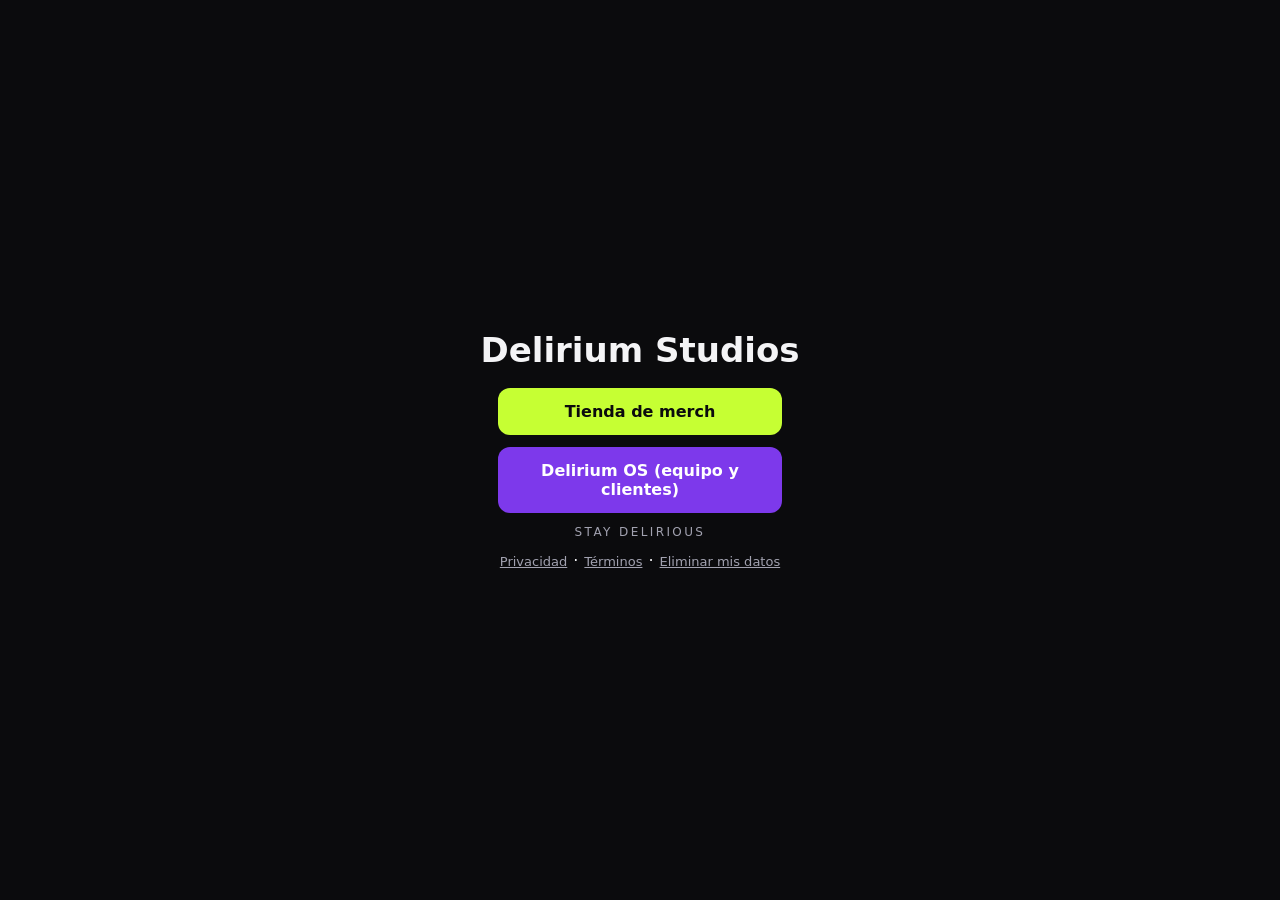
<file: index.html>
<!DOCTYPE html><html lang="es"><head><meta charset="utf-8"><meta name="viewport" content="width=device-width, initial-scale=1"><title>Delirium Studios</title><meta name="theme-color" content="#0b0b0d"><link rel="icon" type="image/png" href="icono-192.png"><link rel="apple-touch-icon" href="icono-app.png">
<style>body{margin:0;min-height:100vh;display:grid;place-items:center;background:#0b0b0d;color:#f4f4f6;font:16px system-ui,sans-serif;text-align:center}h1{font-size:34px;margin:0 0 18px}.b{display:block;margin:12px auto;padding:14px 22px;border-radius:12px;background:#7d39eb;color:#fff;text-decoration:none;font-weight:700;width:240px}.l{background:#c6ff33;color:#0b0b0d}p{color:#a2a2b0;letter-spacing:.2em;font-size:12px}nav a{color:#a2a2b0;margin:0 6px;font-size:13px}</style></head>
<body><main><h1>Delirium Studios</h1><a class="b l" href="tienda.html">Tienda de merch</a><a class="b" href="app.html">Delirium OS (equipo y clientes)</a><p>STAY DELIRIOUS</p><nav><a href="privacidad.html">Privacidad</a>·<a href="terminos.html">Términos</a>·<a href="eliminar-datos.html">Eliminar mis datos</a></nav></main></body></html>
</file>
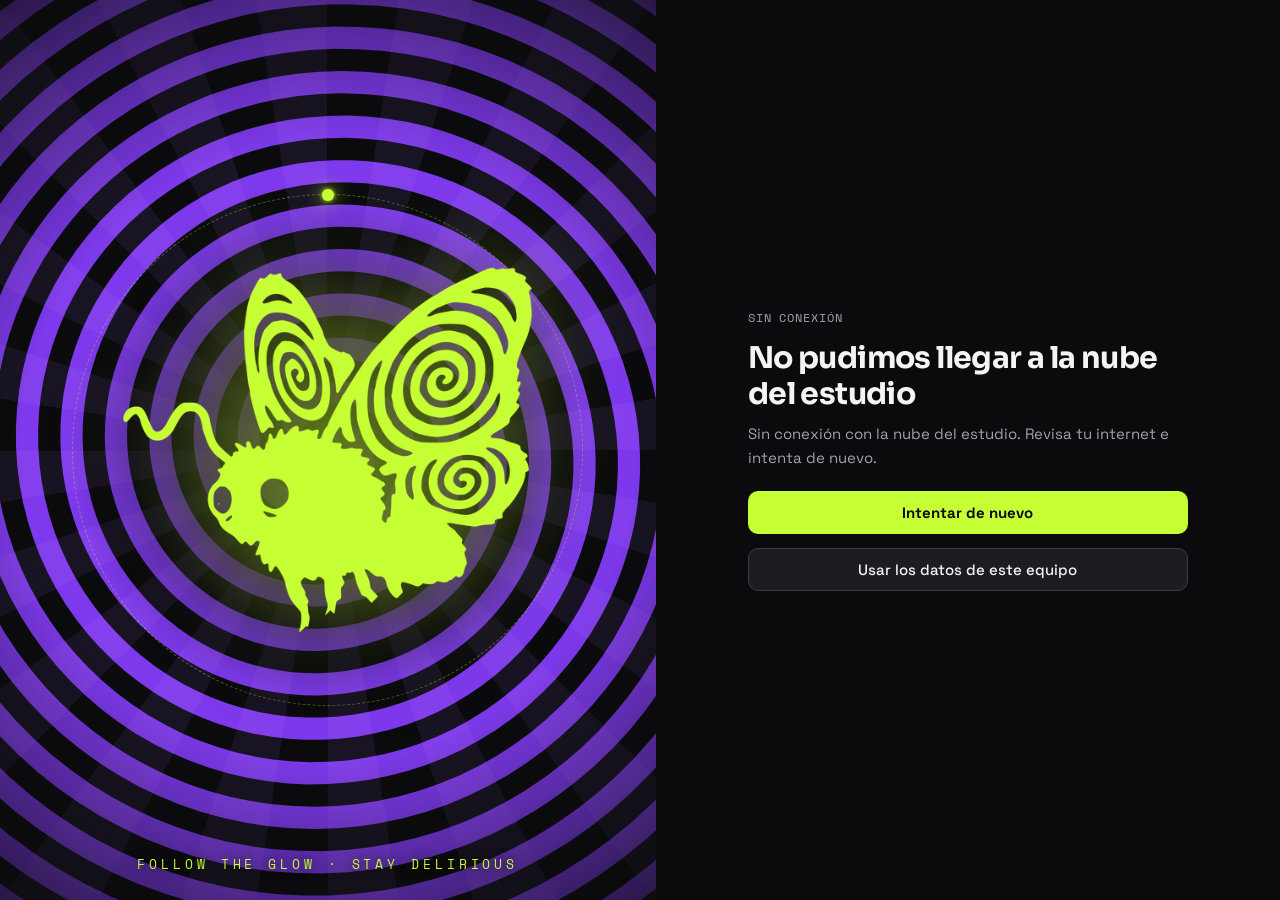
<file: app.html>
<!DOCTYPE html>
<html lang="es" data-theme="oscuro">
<head>
  <meta charset="utf-8">
  <meta name="viewport" content="width=device-width, initial-scale=1, viewport-fit=cover">
  <meta name="theme-color" content="#0b0b0d">
  <link rel="manifest" href="manifest.webmanifest">
  <link rel="icon" type="image/png" href="icono-192.png">
  <link rel="apple-touch-icon" href="icono-app.png">
  <meta name="apple-mobile-web-app-capable" content="yes">
  <meta http-equiv="Content-Security-Policy" content="default-src 'self'; script-src 'self'; style-src 'self' 'unsafe-inline'; img-src 'self' data: blob: https://cgvwclbjmysaesfblixp.supabase.co https://drive.google.com https://*.googleusercontent.com; font-src 'self' data:; connect-src 'self' https://cgvwclbjmysaesfblixp.supabase.co; frame-src 'self' https://drive.google.com; manifest-src 'self'">
  <title>Delirium OS</title>
  <link rel="stylesheet" href="styles.css">
</head>
<body>
  <div id="root"></div>
  <div id="overlay"></div>
  <div class="toasts" id="toasts" aria-live="polite"></div>
  <script src="config.js"></script>
  <script src="dos-web.js"></script>
  <script src="ui.js"></script>
  <script src="i18n-en.js"></script>
  <script src="i18n-pt.js"></script>
  <script src="idioma.js"></script>
  <script src="schema.js"></script>
  <script src="schema2.js"></script>
  <script src="schema3.js"></script>
  <script src="docs.js"></script>
  <script src="views.js"></script>
  <script src="conexiones.js"></script>
  <script src="views3.js"></script>
  <script src="redes.js"></script>
  <script src="guia.js"></script>
  <script src="qrcode.js"></script>
  <script src="v16.js"></script>
  <script src="v17.js"></script>
  <script src="v18.js"></script>
  <script src="v19.js"></script>
  <script src="app.js"></script>
</body>
</html>
</file>
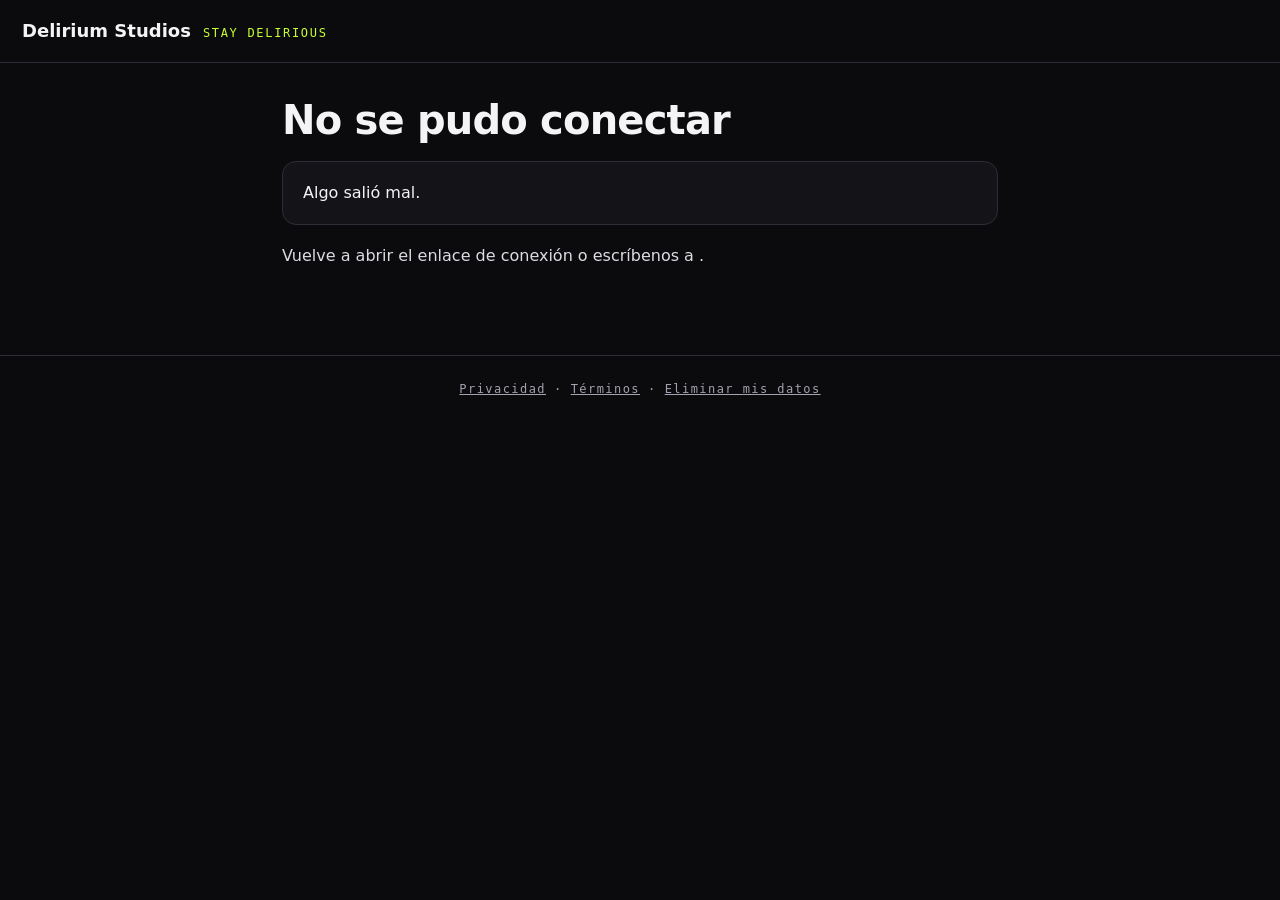
<file: conectado.html>
<!DOCTYPE html>
<html lang="es">
<head>
<meta charset="utf-8">
<meta name="viewport" content="width=device-width, initial-scale=1">
<title>Conexión de redes · Delirium Studios</title>
<link rel="icon" type="image/png" href="icono-192.png">
<meta name="theme-color" content="#0b0b0d">
<style>
  :root { --bg: #0b0b0d; --s: #141418; --b: #2d2d37; --t: #f4f4f6; --m: #a2a2b0; --v: #7d39eb; --vt: #bf9bff; --l: #c6ff33; }
  * { box-sizing: border-box; } body { margin: 0; background: var(--bg); color: var(--t); font: 16px/1.65 system-ui, -apple-system, 'Segoe UI', sans-serif; }
  header { border-bottom: 1px solid var(--b); padding: 16px 22px; display: flex; gap: 12px; align-items: baseline; flex-wrap: wrap; }
  header a { color: var(--t); text-decoration: none; font-weight: 800; font-size: 18px; } header span { color: var(--l); font: 12px ui-monospace, monospace; letter-spacing: .14em; }
  main { max-width: 760px; margin: 0 auto; padding: 34px 22px 70px; }
  h1 { font-size: clamp(28px, 5vw, 40px); line-height: 1.15; margin: 0 0 6px; letter-spacing: -.02em; } h2 { font-size: 20px; margin: 30px 0 8px; } .fecha { color: var(--m); margin: 0 0 26px; }
  p, li { color: #dcdce3; } a { color: var(--vt); } ul { padding-left: 20px; } .caja { background: var(--s); border: 1px solid var(--b); border-radius: 14px; padding: 18px 20px; margin: 18px 0; }
  .en { border-top: 1px solid var(--b); margin-top: 40px; padding-top: 10px; color: var(--m); } .en p, .en li { color: var(--m); font-size: 15px; }
  footer { text-align: center; color: var(--m); font: 12px ui-monospace, monospace; letter-spacing: .12em; padding: 26px; border-top: 1px solid var(--b); }
  footer a { color: var(--m); margin: 0 8px; }
</style>
</head>
<body>
<header><a href="./">Delirium Studios</a><span>STAY DELIRIOUS</span></header>
<main>
<div id="r"><h1>Conectando…</h1></div>
<script>
(function () {
  var q = new URLSearchParams(location.search), r = document.getElementById('r');
  var esc = function (s) { return String(s || '').replace(/[&<>"']/g, function (c) { return { '&': '&amp;', '<': '&lt;', '>': '&gt;', '"': '&quot;', "'": '&#39;' }[c]; }); };
  if (q.get('ok')) {
    r.innerHTML = '<h1 style="color:#c6ff33">¡Listo! ' + esc(q.get('red')) + ' quedó conectado</h1>'
      + (q.get('paginas') ? '<p>Autorizaste ' + esc(q.get('paginas')) + ' páginas. El equipo de Delirium Studios elegirá la tuya en Delirium OS.</p>' : '<p>Cuenta: <b>' + esc(q.get('nombre')) + '</b>.</p>')
      + '<p>Ya puedes cerrar esta ventana. Solo publicaremos lo que apruebes en tu portal.</p>';
  } else {
    r.innerHTML = '<h1>No se pudo conectar' + (q.get('red') ? ' ' + esc(q.get('red')) : '') + '</h1><div class="caja">' + esc(q.get('error') || 'Algo salió mal.') + '</div><p>Vuelve a abrir el enlace de conexión o escríbenos a <a href="mailto:"></a>.</p>';
  }
})();
</script>

</main>
<footer><a href="privacidad.html">Privacidad</a>·<a href="terminos.html">Términos</a>·<a href="eliminar-datos.html">Eliminar mis datos</a></footer>
</body>
</html>
</file>
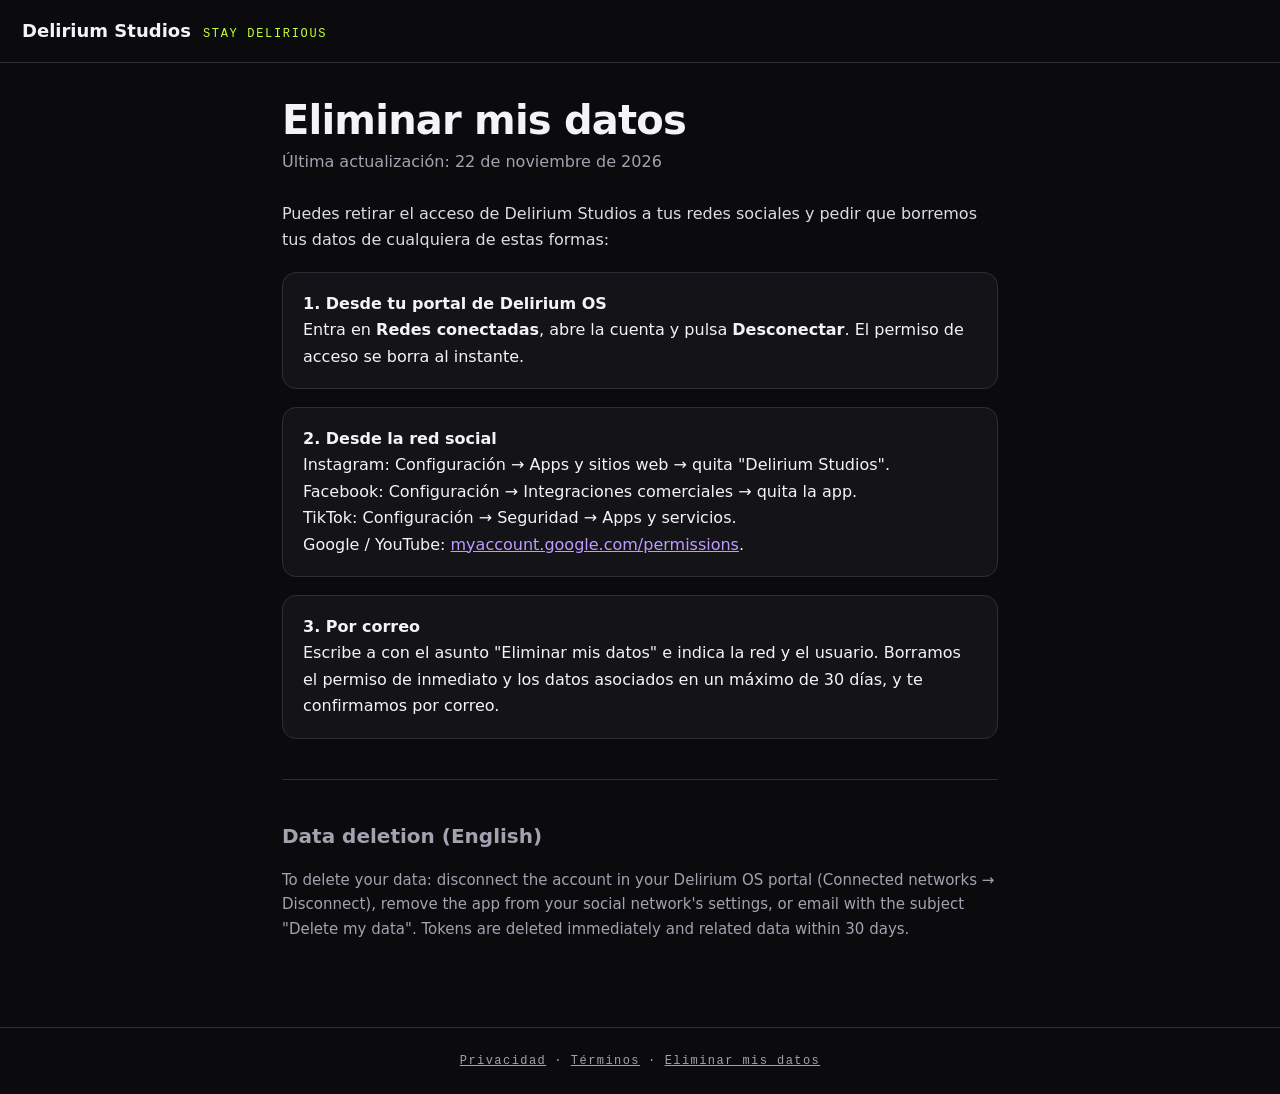
<file: eliminar-datos.html>
<!DOCTYPE html>
<html lang="es">
<head>
<meta charset="utf-8">
<meta name="viewport" content="width=device-width, initial-scale=1">
<title>Eliminar mis datos · Delirium Studios</title>
<link rel="icon" type="image/png" href="icono-192.png">
<meta name="theme-color" content="#0b0b0d">
<style>
  :root { --bg: #0b0b0d; --s: #141418; --b: #2d2d37; --t: #f4f4f6; --m: #a2a2b0; --v: #7d39eb; --vt: #bf9bff; --l: #c6ff33; }
  * { box-sizing: border-box; } body { margin: 0; background: var(--bg); color: var(--t); font: 16px/1.65 system-ui, -apple-system, 'Segoe UI', sans-serif; }
  header { border-bottom: 1px solid var(--b); padding: 16px 22px; display: flex; gap: 12px; align-items: baseline; flex-wrap: wrap; }
  header a { color: var(--t); text-decoration: none; font-weight: 800; font-size: 18px; } header span { color: var(--l); font: 12px ui-monospace, monospace; letter-spacing: .14em; }
  main { max-width: 760px; margin: 0 auto; padding: 34px 22px 70px; }
  h1 { font-size: clamp(28px, 5vw, 40px); line-height: 1.15; margin: 0 0 6px; letter-spacing: -.02em; } h2 { font-size: 20px; margin: 30px 0 8px; } .fecha { color: var(--m); margin: 0 0 26px; }
  p, li { color: #dcdce3; } a { color: var(--vt); } ul { padding-left: 20px; } .caja { background: var(--s); border: 1px solid var(--b); border-radius: 14px; padding: 18px 20px; margin: 18px 0; }
  .en { border-top: 1px solid var(--b); margin-top: 40px; padding-top: 10px; color: var(--m); } .en p, .en li { color: var(--m); font-size: 15px; }
  footer { text-align: center; color: var(--m); font: 12px ui-monospace, monospace; letter-spacing: .12em; padding: 26px; border-top: 1px solid var(--b); }
  footer a { color: var(--m); margin: 0 8px; }
</style>
</head>
<body>
<header><a href="./">Delirium Studios</a><span>STAY DELIRIOUS</span></header>
<main>
<h1>Eliminar mis datos</h1>
<p class="fecha">Última actualización: 22 de noviembre de 2026</p>
<p>Puedes retirar el acceso de Delirium Studios a tus redes sociales y pedir que borremos tus datos de cualquiera de estas formas:</p>
<div class="caja"><b>1. Desde tu portal de Delirium OS</b><br>Entra en <b>Redes conectadas</b>, abre la cuenta y pulsa <b>Desconectar</b>. El permiso de acceso se borra al instante.</div>
<div class="caja"><b>2. Desde la red social</b><br>
Instagram: Configuración → Apps y sitios web → quita "Delirium Studios".<br>
Facebook: Configuración → Integraciones comerciales → quita la app.<br>
TikTok: Configuración → Seguridad → Apps y servicios.<br>
Google / YouTube: <a href="https://myaccount.google.com/permissions">myaccount.google.com/permissions</a>.</div>
<div class="caja"><b>3. Por correo</b><br>Escribe a <a href="mailto:?subject=Eliminar%20mis%20datos"></a> con el asunto "Eliminar mis datos" e indica la red y el usuario. Borramos el permiso de inmediato y los datos asociados en un máximo de 30 días, y te confirmamos por correo.</div>
<div class="en"><h2>Data deletion (English)</h2><p>To delete your data: disconnect the account in your Delirium OS portal (Connected networks → Disconnect), remove the app from your social network's settings, or email <a href="mailto:"></a> with the subject "Delete my data". Tokens are deleted immediately and related data within 30 days.</p></div>

</main>
<footer><a href="privacidad.html">Privacidad</a>·<a href="terminos.html">Términos</a>·<a href="eliminar-datos.html">Eliminar mis datos</a></footer>
</body>
</html>
</file>
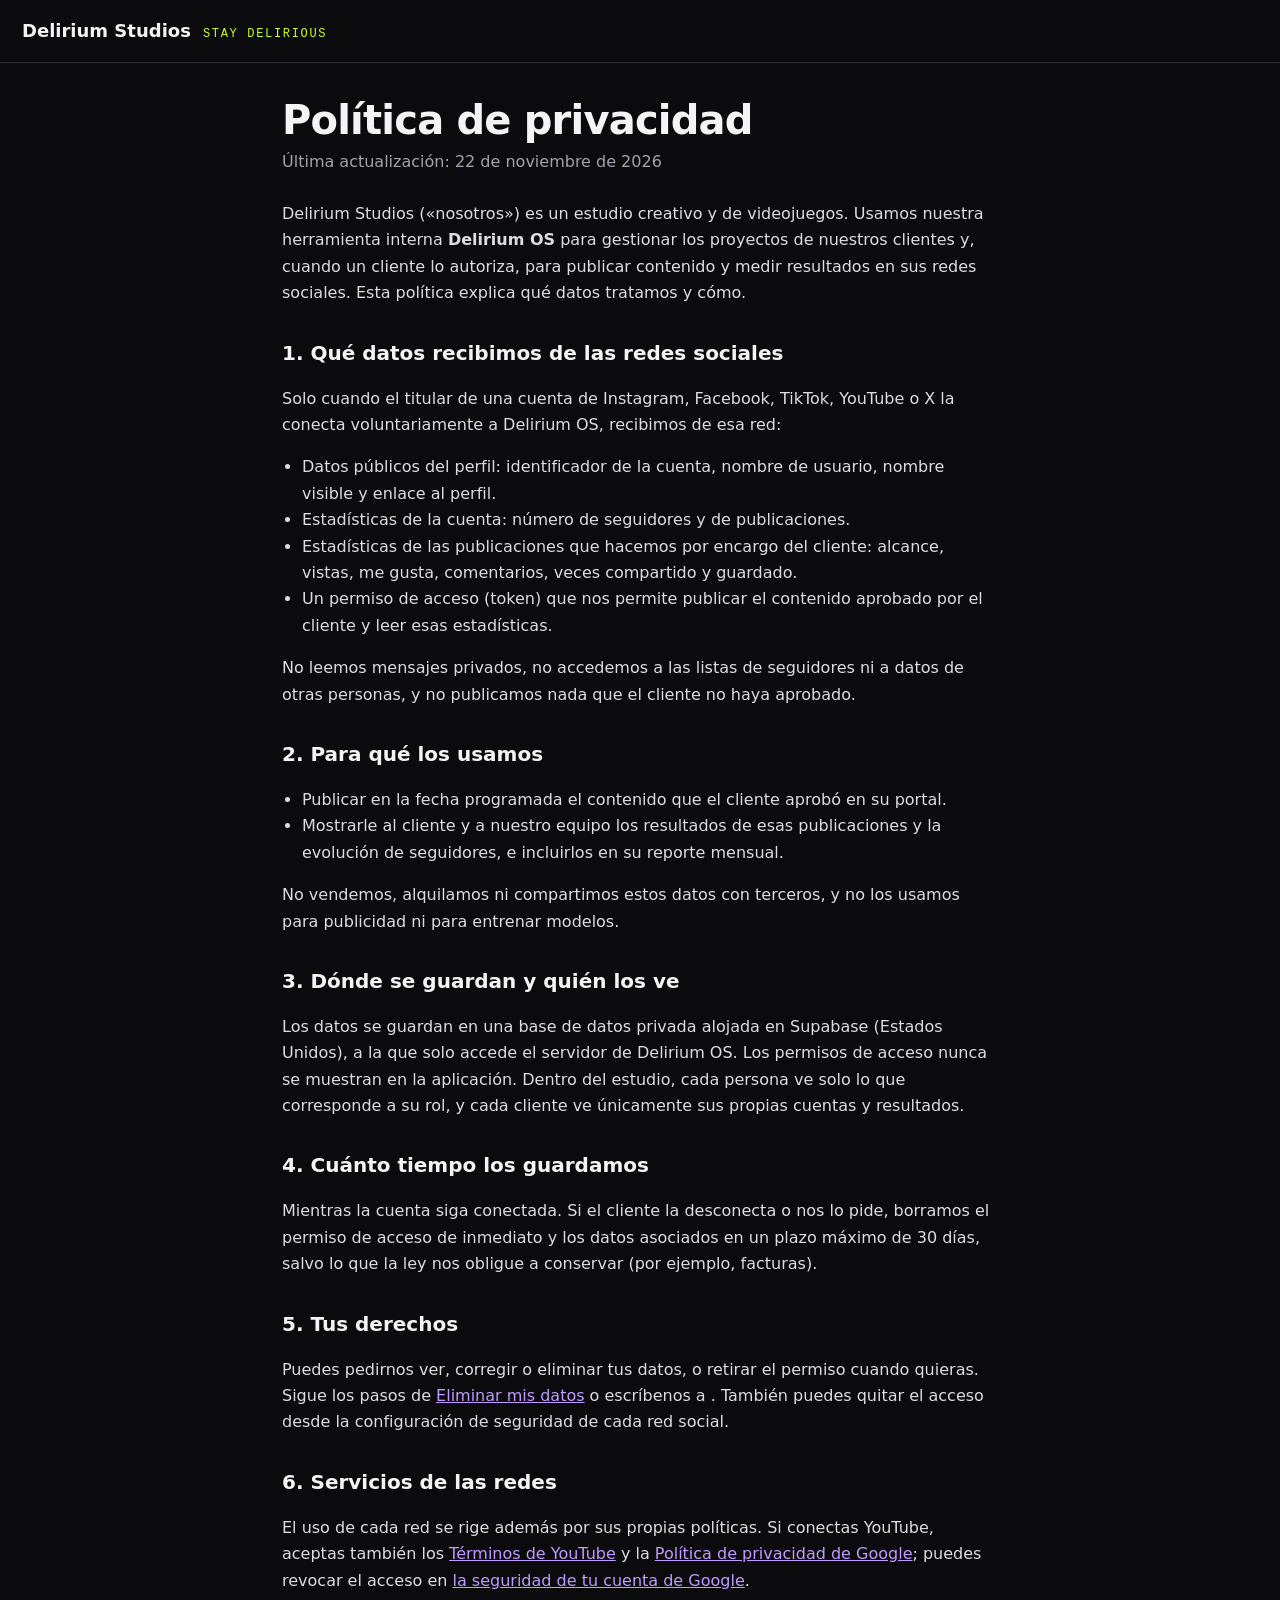
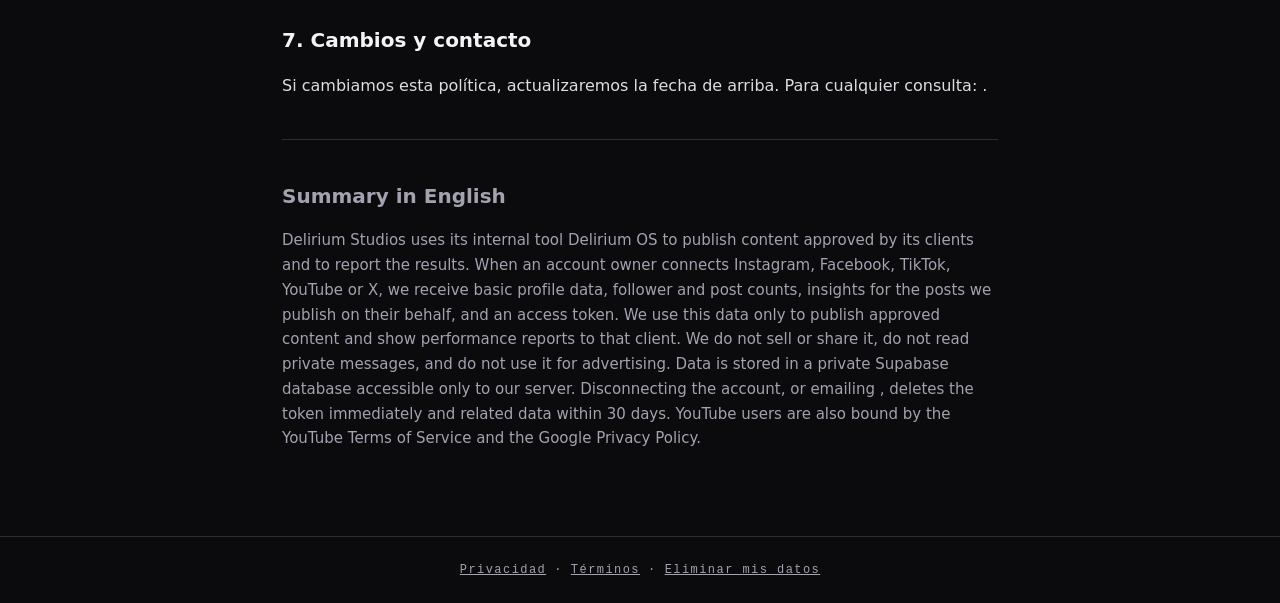
<file: privacidad.html>
<!DOCTYPE html>
<html lang="es">
<head>
<meta charset="utf-8">
<meta name="viewport" content="width=device-width, initial-scale=1">
<title>Política de privacidad · Delirium Studios</title>
<link rel="icon" type="image/png" href="icono-192.png">
<meta name="theme-color" content="#0b0b0d">
<style>
  :root { --bg: #0b0b0d; --s: #141418; --b: #2d2d37; --t: #f4f4f6; --m: #a2a2b0; --v: #7d39eb; --vt: #bf9bff; --l: #c6ff33; }
  * { box-sizing: border-box; } body { margin: 0; background: var(--bg); color: var(--t); font: 16px/1.65 system-ui, -apple-system, 'Segoe UI', sans-serif; }
  header { border-bottom: 1px solid var(--b); padding: 16px 22px; display: flex; gap: 12px; align-items: baseline; flex-wrap: wrap; }
  header a { color: var(--t); text-decoration: none; font-weight: 800; font-size: 18px; } header span { color: var(--l); font: 12px ui-monospace, monospace; letter-spacing: .14em; }
  main { max-width: 760px; margin: 0 auto; padding: 34px 22px 70px; }
  h1 { font-size: clamp(28px, 5vw, 40px); line-height: 1.15; margin: 0 0 6px; letter-spacing: -.02em; } h2 { font-size: 20px; margin: 30px 0 8px; } .fecha { color: var(--m); margin: 0 0 26px; }
  p, li { color: #dcdce3; } a { color: var(--vt); } ul { padding-left: 20px; } .caja { background: var(--s); border: 1px solid var(--b); border-radius: 14px; padding: 18px 20px; margin: 18px 0; }
  .en { border-top: 1px solid var(--b); margin-top: 40px; padding-top: 10px; color: var(--m); } .en p, .en li { color: var(--m); font-size: 15px; }
  footer { text-align: center; color: var(--m); font: 12px ui-monospace, monospace; letter-spacing: .12em; padding: 26px; border-top: 1px solid var(--b); }
  footer a { color: var(--m); margin: 0 8px; }
</style>
</head>
<body>
<header><a href="./">Delirium Studios</a><span>STAY DELIRIOUS</span></header>
<main>
<h1>Política de privacidad</h1>
<p class="fecha">Última actualización: 22 de noviembre de 2026</p>
<p>Delirium Studios («nosotros») es un estudio creativo y de videojuegos. Usamos nuestra herramienta interna <b>Delirium OS</b> para gestionar los proyectos de nuestros clientes y, cuando un cliente lo autoriza, para publicar contenido y medir resultados en sus redes sociales. Esta política explica qué datos tratamos y cómo.</p>
<h2>1. Qué datos recibimos de las redes sociales</h2>
<p>Solo cuando el titular de una cuenta de Instagram, Facebook, TikTok, YouTube o X la conecta voluntariamente a Delirium OS, recibimos de esa red:</p>
<ul>
  <li>Datos públicos del perfil: identificador de la cuenta, nombre de usuario, nombre visible y enlace al perfil.</li>
  <li>Estadísticas de la cuenta: número de seguidores y de publicaciones.</li>
  <li>Estadísticas de las publicaciones que hacemos por encargo del cliente: alcance, vistas, me gusta, comentarios, veces compartido y guardado.</li>
  <li>Un permiso de acceso (token) que nos permite publicar el contenido aprobado por el cliente y leer esas estadísticas.</li>
</ul>
<p>No leemos mensajes privados, no accedemos a las listas de seguidores ni a datos de otras personas, y no publicamos nada que el cliente no haya aprobado.</p>
<h2>2. Para qué los usamos</h2>
<ul>
  <li>Publicar en la fecha programada el contenido que el cliente aprobó en su portal.</li>
  <li>Mostrarle al cliente y a nuestro equipo los resultados de esas publicaciones y la evolución de seguidores, e incluirlos en su reporte mensual.</li>
</ul>
<p>No vendemos, alquilamos ni compartimos estos datos con terceros, y no los usamos para publicidad ni para entrenar modelos.</p>
<h2>3. Dónde se guardan y quién los ve</h2>
<p>Los datos se guardan en una base de datos privada alojada en Supabase (Estados Unidos), a la que solo accede el servidor de Delirium OS. Los permisos de acceso nunca se muestran en la aplicación. Dentro del estudio, cada persona ve solo lo que corresponde a su rol, y cada cliente ve únicamente sus propias cuentas y resultados.</p>
<h2>4. Cuánto tiempo los guardamos</h2>
<p>Mientras la cuenta siga conectada. Si el cliente la desconecta o nos lo pide, borramos el permiso de acceso de inmediato y los datos asociados en un plazo máximo de 30 días, salvo lo que la ley nos obligue a conservar (por ejemplo, facturas).</p>
<h2>5. Tus derechos</h2>
<p>Puedes pedirnos ver, corregir o eliminar tus datos, o retirar el permiso cuando quieras. Sigue los pasos de <a href="eliminar-datos.html">Eliminar mis datos</a> o escríbenos a <a href="mailto:"></a>. También puedes quitar el acceso desde la configuración de seguridad de cada red social.</p>
<h2>6. Servicios de las redes</h2>
<p>El uso de cada red se rige además por sus propias políticas. Si conectas YouTube, aceptas también los <a href="https://www.youtube.com/t/terms">Términos de YouTube</a> y la <a href="https://policies.google.com/privacy">Política de privacidad de Google</a>; puedes revocar el acceso en <a href="https://myaccount.google.com/permissions">la seguridad de tu cuenta de Google</a>.</p>
<h2>7. Cambios y contacto</h2>
<p>Si cambiamos esta política, actualizaremos la fecha de arriba. Para cualquier consulta: <a href="mailto:"></a>.</p>
<div class="en"><h2>Summary in English</h2>
<p>Delirium Studios uses its internal tool Delirium OS to publish content approved by its clients and to report the results. When an account owner connects Instagram, Facebook, TikTok, YouTube or X, we receive basic profile data, follower and post counts, insights for the posts we publish on their behalf, and an access token. We use this data only to publish approved content and show performance reports to that client. We do not sell or share it, do not read private messages, and do not use it for advertising. Data is stored in a private Supabase database accessible only to our server. Disconnecting the account, or emailing <a href="mailto:"></a>, deletes the token immediately and related data within 30 days. YouTube users are also bound by the YouTube Terms of Service and the Google Privacy Policy.</p></div>

</main>
<footer><a href="privacidad.html">Privacidad</a>·<a href="terminos.html">Términos</a>·<a href="eliminar-datos.html">Eliminar mis datos</a></footer>
</body>
</html>
</file>
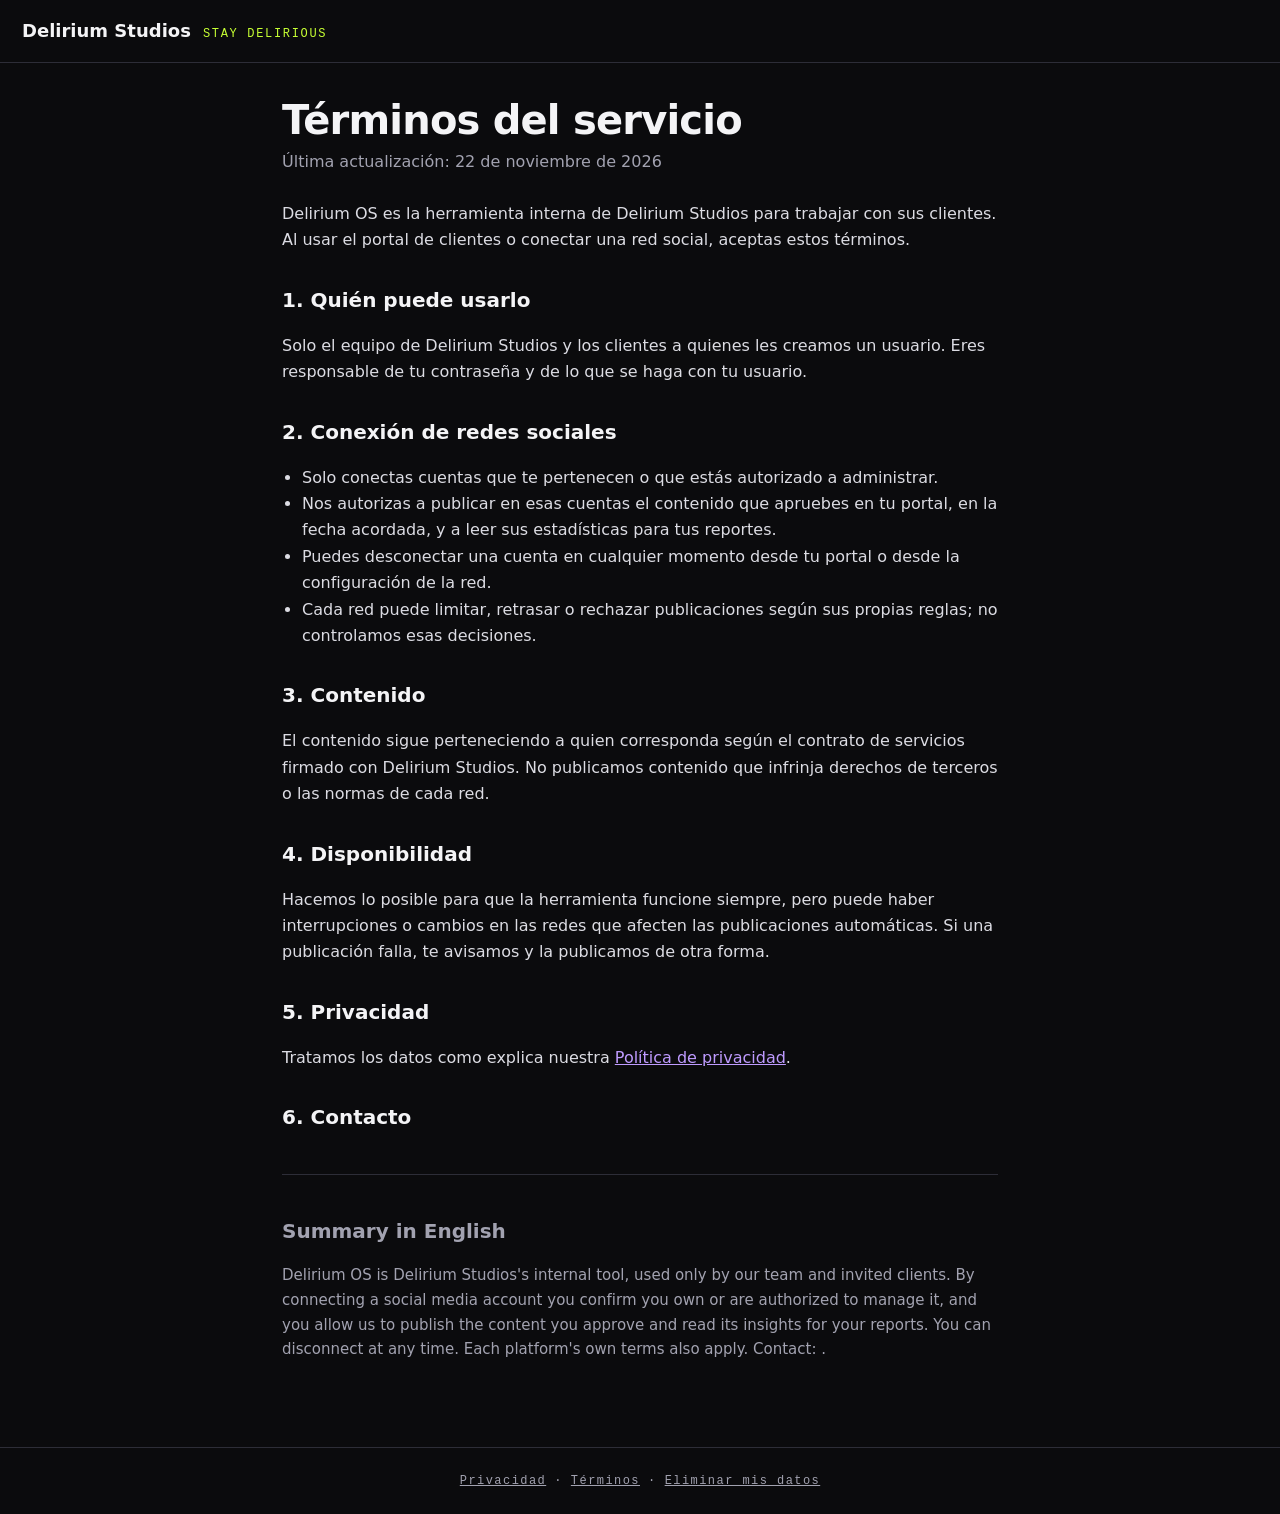
<file: terminos.html>
<!DOCTYPE html>
<html lang="es">
<head>
<meta charset="utf-8">
<meta name="viewport" content="width=device-width, initial-scale=1">
<title>Términos del servicio · Delirium Studios</title>
<link rel="icon" type="image/png" href="icono-192.png">
<meta name="theme-color" content="#0b0b0d">
<style>
  :root { --bg: #0b0b0d; --s: #141418; --b: #2d2d37; --t: #f4f4f6; --m: #a2a2b0; --v: #7d39eb; --vt: #bf9bff; --l: #c6ff33; }
  * { box-sizing: border-box; } body { margin: 0; background: var(--bg); color: var(--t); font: 16px/1.65 system-ui, -apple-system, 'Segoe UI', sans-serif; }
  header { border-bottom: 1px solid var(--b); padding: 16px 22px; display: flex; gap: 12px; align-items: baseline; flex-wrap: wrap; }
  header a { color: var(--t); text-decoration: none; font-weight: 800; font-size: 18px; } header span { color: var(--l); font: 12px ui-monospace, monospace; letter-spacing: .14em; }
  main { max-width: 760px; margin: 0 auto; padding: 34px 22px 70px; }
  h1 { font-size: clamp(28px, 5vw, 40px); line-height: 1.15; margin: 0 0 6px; letter-spacing: -.02em; } h2 { font-size: 20px; margin: 30px 0 8px; } .fecha { color: var(--m); margin: 0 0 26px; }
  p, li { color: #dcdce3; } a { color: var(--vt); } ul { padding-left: 20px; } .caja { background: var(--s); border: 1px solid var(--b); border-radius: 14px; padding: 18px 20px; margin: 18px 0; }
  .en { border-top: 1px solid var(--b); margin-top: 40px; padding-top: 10px; color: var(--m); } .en p, .en li { color: var(--m); font-size: 15px; }
  footer { text-align: center; color: var(--m); font: 12px ui-monospace, monospace; letter-spacing: .12em; padding: 26px; border-top: 1px solid var(--b); }
  footer a { color: var(--m); margin: 0 8px; }
</style>
</head>
<body>
<header><a href="./">Delirium Studios</a><span>STAY DELIRIOUS</span></header>
<main>
<h1>Términos del servicio</h1>
<p class="fecha">Última actualización: 22 de noviembre de 2026</p>
<p>Delirium OS es la herramienta interna de Delirium Studios para trabajar con sus clientes. Al usar el portal de clientes o conectar una red social, aceptas estos términos.</p>
<h2>1. Quién puede usarlo</h2>
<p>Solo el equipo de Delirium Studios y los clientes a quienes les creamos un usuario. Eres responsable de tu contraseña y de lo que se haga con tu usuario.</p>
<h2>2. Conexión de redes sociales</h2>
<ul>
  <li>Solo conectas cuentas que te pertenecen o que estás autorizado a administrar.</li>
  <li>Nos autorizas a publicar en esas cuentas el contenido que apruebes en tu portal, en la fecha acordada, y a leer sus estadísticas para tus reportes.</li>
  <li>Puedes desconectar una cuenta en cualquier momento desde tu portal o desde la configuración de la red.</li>
  <li>Cada red puede limitar, retrasar o rechazar publicaciones según sus propias reglas; no controlamos esas decisiones.</li>
</ul>
<h2>3. Contenido</h2>
<p>El contenido sigue perteneciendo a quien corresponda según el contrato de servicios firmado con Delirium Studios. No publicamos contenido que infrinja derechos de terceros o las normas de cada red.</p>
<h2>4. Disponibilidad</h2>
<p>Hacemos lo posible para que la herramienta funcione siempre, pero puede haber interrupciones o cambios en las redes que afecten las publicaciones automáticas. Si una publicación falla, te avisamos y la publicamos de otra forma.</p>
<h2>5. Privacidad</h2>
<p>Tratamos los datos como explica nuestra <a href="privacidad.html">Política de privacidad</a>.</p>
<h2>6. Contacto</h2>
<p><a href="mailto:"></a></p>
<div class="en"><h2>Summary in English</h2><p>Delirium OS is Delirium Studios's internal tool, used only by our team and invited clients. By connecting a social media account you confirm you own or are authorized to manage it, and you allow us to publish the content you approve and read its insights for your reports. You can disconnect at any time. Each platform's own terms also apply. Contact: <a href="mailto:"></a>.</p></div>

</main>
<footer><a href="privacidad.html">Privacidad</a>·<a href="terminos.html">Términos</a>·<a href="eliminar-datos.html">Eliminar mis datos</a></footer>
</body>
</html>
</file>
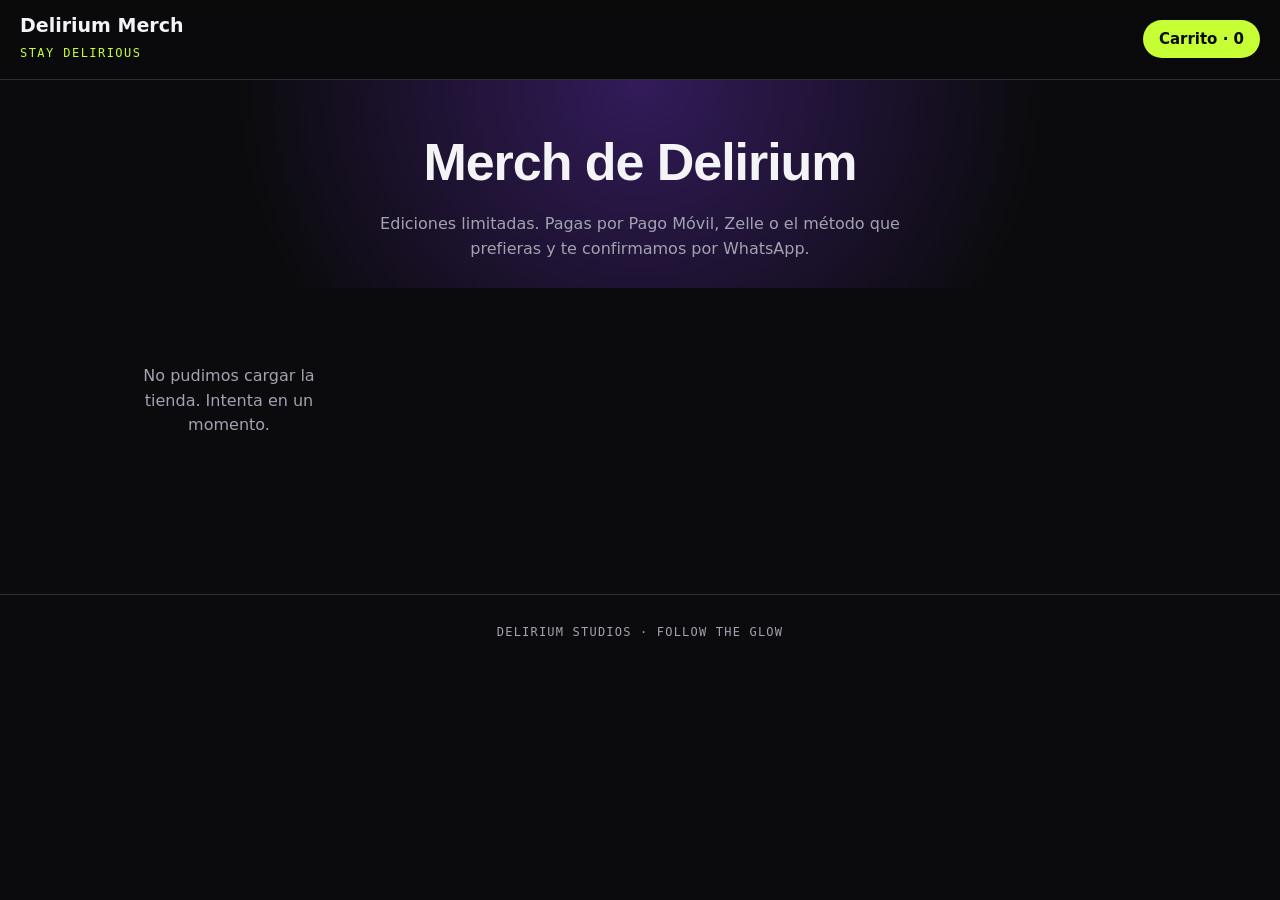
<file: tienda.html>
<!DOCTYPE html>
<html lang="es">
<head>
<meta charset="utf-8">
<meta name="viewport" content="width=device-width, initial-scale=1">
<title>Tienda · Delirium Studios</title>
<link rel="icon" type="image/png" href="icono-192.png">
<meta name="description" content="Merch oficial de Delirium Studios. Stay delirious.">
<meta name="theme-color" content="#0b0b0d">
<meta http-equiv="Content-Security-Policy" content="default-src 'none'; script-src 'unsafe-inline'; style-src 'unsafe-inline' https://fonts.googleapis.com; font-src https://fonts.gstatic.com; img-src 'self' data: https://cgvwclbjmysaesfblixp.supabase.co; connect-src https://cgvwclbjmysaesfblixp.supabase.co; base-uri 'none'; form-action 'none'">
<link rel="preconnect" href="https://fonts.googleapis.com"><link rel="preconnect" href="https://fonts.gstatic.com" crossorigin>
<link href="https://fonts.googleapis.com/css2?family=Sora:wght@700;800&family=Space+Grotesk:wght@400;500;700&family=Space+Mono&display=swap" rel="stylesheet">
<style>
  :root { --bg: #0b0b0d; --s: #141418; --s2: #1c1c22; --b: #2d2d37; --t: #f4f4f6; --m: #a2a2b0; --v: #7d39eb; --vt: #bf9bff; --l: #c6ff33; }
  * { box-sizing: border-box; } body { margin: 0; background: var(--bg); color: var(--t); font: 400 16px/1.55 'Space Grotesk', system-ui, sans-serif; }
  h1, h2, h3 { font-family: Sora, sans-serif; letter-spacing: -.02em; margin: 0; }
  header { position: sticky; top: 0; z-index: 5; display: flex; align-items: center; gap: 12px; padding: 14px 20px; background: rgba(11,11,13,.92); backdrop-filter: blur(8px); border-bottom: 1px solid var(--b); }
  header b { font: 800 19px Sora, system-ui, sans-serif; } header span { font: 12px 'Space Mono', monospace; color: var(--l); letter-spacing: .12em; }
  .cart-btn { margin-left: auto; border: 0; border-radius: 999px; padding: 10px 16px; background: var(--l); color: #0b0b0d; font: 700 15px 'Space Grotesk', system-ui, sans-serif; cursor: pointer; }
  .hero { padding: 42px 20px 26px; text-align: center; background: radial-gradient(circle at 50% 0, rgba(125,57,235,.35), transparent 60%); }
  .hero h1 { font-size: clamp(30px, 6vw, 52px); } .hero p { color: var(--m); max-width: 560px; margin: 10px auto 0; }
  main { max-width: 1120px; margin: 0 auto; padding: 0 20px 80px; }
  .grid { display: grid; grid-template-columns: repeat(auto-fill, minmax(230px, 1fr)); gap: 16px; }
  .p { background: var(--s); border: 1px solid var(--b); border-radius: 16px; overflow: hidden; display: flex; flex-direction: column; }
  .p .img { aspect-ratio: 1; background: var(--s2) center/cover no-repeat; display: grid; place-items: center; color: var(--m); font: 12px 'Space Mono', monospace; }
  .p .in { padding: 14px; display: flex; flex-direction: column; gap: 6px; flex: 1; } .p .cat { font: 11px 'Space Mono', monospace; letter-spacing: .1em; text-transform: uppercase; color: var(--vt); }
  .p .pr { font: 800 20px Sora, system-ui, sans-serif; } .p .q { font-size: 13px; color: var(--l); } .p .d { font-size: 14px; color: var(--m); flex: 1; }
  .btn { border: 1px solid var(--b); background: var(--s2); color: var(--t); border-radius: 10px; padding: 11px 14px; font: 500 15px 'Space Grotesk', system-ui, sans-serif; cursor: pointer; }
  .btn.v { background: var(--v); border-color: var(--v); color: #fff; } .btn.l { background: var(--l); color: #0b0b0d; border-color: var(--l); font-weight: 700; }
  .btn:disabled { opacity: .5; cursor: not-allowed; } :focus-visible { outline: 3px solid var(--l); outline-offset: 2px; }
  .panel { position: fixed; inset: 0 0 0 auto; width: min(440px, 100%); background: var(--s); border-left: 1px solid var(--b); transform: translateX(100%); transition: transform .2s; z-index: 10; display: flex; flex-direction: column; }
  .panel.open { transform: none; } .scrim { position: fixed; inset: 0; background: rgba(0,0,0,.55); z-index: 9; display: none; } .scrim.open { display: block; }
  .panel .hd { padding: 18px 20px; border-bottom: 1px solid var(--b); display: flex; align-items: center; } .panel .bd { padding: 16px 20px; overflow: auto; flex: 1; } .panel .ft { padding: 16px 20px; border-top: 1px solid var(--b); }
  .x { margin-left: auto; background: none; border: 0; color: var(--m); font-size: 22px; cursor: pointer; }
  .li { display: flex; gap: 10px; align-items: center; padding: 10px 0; border-bottom: 1px solid var(--b); } .li .n { flex: 1; } .li input { width: 62px; }
  label { display: block; font-size: 14px; color: var(--m); margin: 12px 0 4px; } input, select, textarea { width: 100%; background: var(--bg); color: var(--t); border: 1px solid var(--b); border-radius: 10px; padding: 10px 12px; font: inherit; }
  .tot { display: flex; justify-content: space-between; font: 800 20px Sora, system-ui, sans-serif; margin: 8px 0 12px; } .note { background: rgba(125,57,235,.16); border-radius: 10px; padding: 12px 14px; font-size: 14px; white-space: pre-wrap; margin-top: 12px; }
  .ok { text-align: center; padding: 30px 10px; } .ok b { font: 800 26px Sora, system-ui, sans-serif; color: var(--l); display: block; }
  footer { text-align: center; color: var(--m); font: 12px 'Space Mono', monospace; letter-spacing: .1em; padding: 30px 20px; border-top: 1px solid var(--b); }
  .empty { text-align: center; color: var(--m); padding: 60px 20px; } .hp { position: absolute; left: -9999px; }
</style>
</head>
<body>
<header><div><b id="t">Delirium Merch</b><br><span>STAY DELIRIOUS</span></div><button class="cart-btn" id="cartBtn" aria-label="Ver carrito">Carrito · 0</button></header>
<section class="hero"><h1 id="h1">Merch de Delirium</h1><p id="sub">Ediciones limitadas. Pagas por Pago Móvil, Zelle o el método que prefieras y te confirmamos por WhatsApp.</p></section>
<main><div class="grid" id="grid"><p class="empty">Cargando productos…</p></div></main>
<footer id="foot">DELIRIUM STUDIOS · FOLLOW THE GLOW</footer>
<div class="scrim" id="scrim"></div>
<aside class="panel" id="panel" aria-label="Carrito" role="dialog"><div class="hd"><h2>Tu pedido</h2><button class="x" id="cerrar" aria-label="Cerrar">✕</button></div><div class="bd" id="bd"></div><div class="ft" id="ft"></div></aside>
<script>
const API = 'https://cgvwclbjmysaesfblixp.supabase.co/functions/v1/delirium/tienda'; const KEY = 'sb_publishable_swNHK_lU-SlE6FNeGyFYqg_Ttu3DGDG';
let cat = null; const carrito = {}; try { Object.assign(carrito, JSON.parse(localStorage.getItem('delirium-carrito') || '{}')); } catch (e) {}
const $ = (s) => document.querySelector(s); const esc = (s) => String(s ?? '').replace(/[&<>"']/g, c => ({ '&': '&amp;', '<': '&lt;', '>': '&gt;', '"': '&quot;', "'": '&#39;' }[c]));
const money = (n) => `${cat.simbolo || '$'}${Number(n || 0).toLocaleString('es-VE', { minimumFractionDigits: 2, maximumFractionDigits: 2 })}`;
const guardar = () => { try { localStorage.setItem('delirium-carrito', JSON.stringify(carrito)); } catch (e) {} pintarBoton(); };
const api = async (b) => { const r = await fetch(API, { method: 'POST', headers: { 'Content-Type': 'application/json', apikey: KEY }, body: JSON.stringify(b) }); return r.json(); };
const pintarBoton = () => { const n = Object.values(carrito).reduce((a, b) => a + b, 0); $('#cartBtn').textContent = `Carrito · ${n}`; };
async function cargar() {
  try { cat = await api({ accion: 'catalogo' }); } catch (e) { $('#grid').innerHTML = '<p class="empty">No pudimos cargar la tienda. Intenta en un momento.</p>'; return; }
  if (!cat.activa) { $('#grid').innerHTML = '<p class="empty">La tienda está cerrada por ahora. ¡Vuelve pronto!</p>'; return; }
  document.title = `${cat.titulo} · ${cat.empresa || 'Delirium Studios'}`; $('#t').textContent = cat.titulo; $('#h1').textContent = cat.titulo;
  if (cat.envios) $('#sub').textContent = cat.envios; if (cat.redes) $('#foot').textContent = `${(cat.empresa || 'DELIRIUM STUDIOS').toUpperCase()} · ${cat.redes} · FOLLOW THE GLOW`;
  for (const id of Object.keys(carrito)) if (!cat.productos.some(p => p.id === id)) delete carrito[id];
  $('#grid').innerHTML = cat.productos.length ? cat.productos.map(p => `<article class="p"><div class="img" style="${p.imagen ? `background-image:url('${esc(p.imagen)}')` : ''}" role="img" aria-label="${esc(p.nombre)}">${p.imagen ? '' : 'DELIRIUM'}</div>
    <div class="in"><span class="cat">${esc(p.categoria)}</span><h3>${esc(p.nombre)}</h3><span class="pr">${money(p.precio)}</span>${p.disponibles <= 5 ? `<span class="q">¡Quedan ${p.disponibles}!</span>` : ''}${p.descripcion ? `<span class="d">${esc(p.descripcion)}</span>` : '<span class="d"></span>'}
    <button class="btn l" data-add="${p.id}">Agregar</button></div></article>`).join('') : '<p class="empty">Pronto habrá nuevos drops.</p>';
  document.querySelectorAll('[data-add]').forEach(b => b.onclick = () => { const p = cat.productos.find(x => x.id === b.dataset.add); carrito[p.id] = Math.min(p.disponibles, (carrito[p.id] || 0) + 1); guardar(); b.textContent = '✓ Agregado'; setTimeout(() => b.textContent = 'Agregar', 1200); });
  pintarBoton();
}
function abrir() { $('#panel').classList.add('open'); $('#scrim').classList.add('open'); pintarCarrito(); }
function cerrar() { $('#panel').classList.remove('open'); $('#scrim').classList.remove('open'); }
function pintarCarrito() {
  const items = Object.entries(carrito).map(([id, q]) => ({ p: cat.productos.find(x => x.id === id), q })).filter(x => x.p);
  if (!items.length) { $('#bd').innerHTML = '<p class="empty">Tu carrito está vacío.</p>'; $('#ft').innerHTML = ''; return; }
  const total = items.reduce((a, x) => a + x.p.precio * x.q, 0);
  $('#bd').innerHTML = `${items.map(x => `<div class="li"><div class="n"><b>${esc(x.p.nombre)}</b><br><span style="color:var(--m)">${money(x.p.precio)}</span></div><input type="number" min="0" max="${x.p.disponibles}" value="${x.q}" data-q="${x.p.id}" aria-label="Cantidad"></div>`).join('')}
    <div class="tot" style="margin-top:14px"><span>Total</span><span>${money(total)}</span></div>
    <form id="f"><label for="n">Nombre *</label><input id="n" name="comprador" required autocomplete="name"><label for="c">WhatsApp o teléfono *</label><input id="c" name="contacto" required autocomplete="tel">
      <label for="e">Correo (opcional)</label><input id="e" name="email" type="email" autocomplete="email"><label for="en">Entrega o dirección</label><input id="en" name="entrega" placeholder="Retiro, delivery o envío (ciudad)">
      <label for="m">¿Cómo vas a pagar?</label><select id="m" name="metodo">${cat.metodos.map(x => `<option>${esc(x)}</option>`).join('')}</select>
      ${cat.datos_pago ? `<div class="note"><b>Datos de pago</b>\n${esc(cat.datos_pago)}</div>` : ''}
      <label for="r">Referencia del pago (si ya pagaste)</label><input id="r" name="referencia"><label for="no">Nota</label><textarea id="no" name="nota" rows="2"></textarea><input class="hp" name="website" tabindex="-1" autocomplete="off" aria-hidden="true"></form>`;
  $('#ft').innerHTML = '<button class="btn v" style="width:100%" id="enviar">Hacer pedido</button><p style="font-size:13px;color:var(--m);margin:8px 0 0">Te confirmamos el pago y la entrega por WhatsApp.</p>';
  document.querySelectorAll('[data-q]').forEach(i => i.onchange = () => { const v = Math.max(0, Math.min(Number(i.max), Number(i.value) || 0)); if (v) carrito[i.dataset.q] = v; else delete carrito[i.dataset.q]; guardar(); pintarCarrito(); });
  $('#enviar').onclick = async (e) => {
    const f = $('#f'); if (!f.reportValidity()) return; e.target.disabled = true; e.target.textContent = 'Enviando…';
    const datos = Object.fromEntries(new FormData(f)); datos.accion = 'pedido'; datos.lineas = Object.entries(carrito).map(([product_id, cantidad]) => ({ product_id, cantidad }));
    let r; try { r = await api(datos); } catch (x) { r = { error: 'Sin conexión. Intenta de nuevo.' }; }
    if (r.error) { alert(r.error); e.target.disabled = false; e.target.textContent = 'Hacer pedido'; return; }
    for (const k of Object.keys(carrito)) delete carrito[k]; guardar();
    $('#bd').innerHTML = `<div class="ok"><b>¡Pedido recibido!</b><p>Tu número de pedido es <b style="font-size:20px;display:inline;color:var(--t)">${esc(r.codigo)}</b> por ${money(r.total)}.</p>${r.datos_pago ? `<div class="note" style="text-align:left"><b>Para pagar</b>\n${esc(r.datos_pago)}</div>` : ''}<p style="color:var(--m)">Te escribiremos para confirmar. Stay delirious ✦</p></div>`; $('#ft').innerHTML = '';
  };
}
$('#cartBtn').onclick = abrir; $('#cerrar').onclick = cerrar; $('#scrim').onclick = cerrar; addEventListener('keydown', (e) => { if (e.key === 'Escape') cerrar(); });
cargar();
</script>
</body>
</html>
</file>
<file: styles.css>
/* Delirium OS — marca Delirium aplicada con prioridad en legibilidad. */
@font-face { font-family: 'Sora'; src: url('Sora-SemiBold.ttf'); font-weight: 600; }
@font-face { font-family: 'Sora'; src: url('Sora-Bold.ttf'); font-weight: 700; }
@font-face { font-family: 'Sora'; src: url('Sora-ExtraBold.ttf'); font-weight: 800; }
@font-face { font-family: 'Space Grotesk'; src: url('SpaceGrotesk-Regular.ttf'); font-weight: 400; }
@font-face { font-family: 'Space Grotesk'; src: url('SpaceGrotesk-Medium.ttf'); font-weight: 500; }
@font-face { font-family: 'Space Grotesk'; src: url('SpaceGrotesk-Bold.ttf'); font-weight: 700; }
@font-face { font-family: 'Space Mono'; src: url('SpaceMono-Regular.ttf'); font-weight: 400; }
@font-face { font-family: 'Space Mono'; src: url('SpaceMono-Bold.ttf'); font-weight: 700; }

:root, [data-theme="oscuro"] {
  --bg: #0b0b0d; --surface: #141418; --surface-2: #1c1c22; --surface-3: #24242c; --border: #2d2d37; --border-strong: #3d3d4a;
  --text: #f4f4f6; --text-2: #c9c9d3; --muted: #a2a2b0;
  --accent: #7d39eb; --accent-text: #bf9bff; --accent-soft: rgba(125, 57, 235, .16);
  --lime: #c6ff33; --on-lime: #0b0b0d; --lime-soft: rgba(198, 255, 51, .12);
  --ok: #3ddc97; --ok-soft: rgba(61, 220, 151, .14); --warn: #ffb547; --warn-soft: rgba(255, 181, 71, .14);
  --danger: #ff6b85; --danger-soft: rgba(255, 107, 133, .14); --info: #7fb4ff; --info-soft: rgba(127, 180, 255, .14);
  --shadow: 0 10px 30px rgba(0, 0, 0, .45); --focus: 0 0 0 3px rgba(198, 255, 51, .55);
  color-scheme: dark;
}
[data-theme="claro"] {
  --bg: #f4f4f7; --surface: #ffffff; --surface-2: #f3f2f7; --surface-3: #e9e7f0; --border: #dddbe5; --border-strong: #c4c1d0;
  --text: #121216; --text-2: #34343d; --muted: #5a5a66;
  --accent: #7d39eb; --accent-text: #6524d1; --accent-soft: rgba(125, 57, 235, .10);
  --lime: #c6ff33; --on-lime: #0b0b0d; --lime-soft: rgba(125, 57, 235, .08);
  --ok: #0f8a57; --ok-soft: rgba(15, 138, 87, .10); --warn: #9a5b00; --warn-soft: rgba(255, 181, 71, .20);
  --danger: #c3264a; --danger-soft: rgba(195, 38, 74, .10); --info: #1f5fbf; --info-soft: rgba(31, 95, 191, .10);
  --shadow: 0 10px 30px rgba(20, 10, 40, .14); --focus: 0 0 0 3px rgba(125, 57, 235, .45);
  color-scheme: light;
}

* { box-sizing: border-box; }
html, body { margin: 0; height: 100%; }
body { background: var(--bg); color: var(--text); font: 400 15px/1.55 'Space Grotesk', 'Segoe UI', system-ui, sans-serif; -webkit-font-smoothing: antialiased; }
h1, h2, h3 { font-family: 'Sora', 'Segoe UI', sans-serif; letter-spacing: -0.02em; margin: 0; line-height: 1.2; }
h1 { font-size: 26px; font-weight: 700; } h2 { font-size: 18px; font-weight: 700; } h3 { font-size: 15.5px; font-weight: 600; }
a { color: var(--accent-text); }
button, input, select, textarea { font: inherit; color: inherit; }
:focus-visible { outline: none; box-shadow: var(--focus); border-radius: 8px; }
.label, .mono { font-family: 'Space Mono', ui-monospace, monospace; }
.label { font-size: 11.5px; letter-spacing: .08em; text-transform: uppercase; color: var(--muted); }
.muted { color: var(--muted); } .small { font-size: 13.5px; }
.hidden { display: none !important; }
::-webkit-scrollbar { width: 11px; height: 11px; } ::-webkit-scrollbar-thumb { background: var(--border-strong); border-radius: 8px; border: 3px solid var(--bg); }

/* ───── estructura ───── */
.app { display: grid; grid-template-columns: 280px 1fr; height: 100vh; }
.sidebar { background: var(--surface); border-right: 1px solid var(--border); display: flex; flex-direction: column; min-height: 0; }
.brand { display: flex; align-items: center; gap: 10px; padding: 18px 18px 12px; }
.brand .logo { width: 42px; height: 42px; border-radius: 11px; background: #0b0b0d; display: grid; place-items: center; flex: none; border: 1px solid #2d2d37; }
.brand img { width: 32px; height: 32px; }
.brand b { font-family: 'Sora'; font-weight: 800; font-size: 17px; display: block; letter-spacing: -0.02em; }
.brand span { font-size: 12px; color: var(--muted); }
.search-btn { flex: 1; min-width: 0; display: flex; align-items: center; gap: 8px; padding: 9px 12px; border-radius: 10px; border: 1px solid var(--border); background: var(--surface-2); color: var(--muted); cursor: pointer; text-align: left; }
.search-btn:hover { border-color: var(--border-strong); color: var(--text); }
.search-btn svg { width: 16px; height: 16px; flex: none; }
.search-btn kbd { margin-left: auto; font-family: 'Space Mono'; font-size: 11px; border: 1px solid var(--border-strong); border-radius: 5px; padding: 1px 5px; }
.nav { overflow-y: auto; padding: 4px 10px 12px; flex: 1; }
/* grupos plegables del menú */
.nav .group { all: unset; box-sizing: border-box; display: flex; align-items: center; gap: 6px; width: 100%; margin: 10px 0 2px; padding: 6px 10px; border-radius: 8px; cursor: pointer; color: var(--muted); }
.nav .group:hover { background: var(--surface-2); color: var(--text); } .nav .group:focus-visible { box-shadow: var(--focus); }
.nav .group svg { width: 15px; height: 15px; margin-left: auto; transition: transform .15s; } .nav .group[aria-expanded="false"] svg { transform: rotate(-90deg); }
.nav .gcount { font: 700 10.5px 'Space Mono'; background: var(--danger); color: #fff; border-radius: 10px; padding: 0 6px; }
.nav .group[aria-expanded="true"] .gcount { display: none; }
.nav .gitems.closed { display: none; }
.nav a { display: flex; align-items: center; gap: 10px; padding: 8px 9px; font-size: 14.5px; border-radius: 9px; color: var(--text-2); text-decoration: none; font-weight: 500; position: relative; }
.nav a:hover { background: var(--surface-2); color: var(--text); }
.nav a.active { background: var(--accent-soft); color: var(--text); }
.nav a.active::before { content: ''; position: absolute; left: -10px; top: 8px; bottom: 8px; width: 4px; border-radius: 0 4px 4px 0; background: var(--lime); }
[data-theme="claro"] .nav a.active::before { background: var(--accent); }
.nav svg { width: 18px; height: 18px; flex: none; opacity: .9; }
.nav .count { margin-left: auto; font: 700 11px 'Space Mono'; background: var(--danger); color: #fff; border-radius: 10px; padding: 1px 7px; }
.me { border-top: 1px solid var(--border); padding: 12px 14px; display: flex; flex-wrap: wrap; align-items: center; gap: 10px; }
.me .me-actions { display: flex; gap: 4px; width: 100%; justify-content: space-between; }
.me .me-actions .icon-btn { flex: 1; width: auto; border: 1px solid var(--border); }
.avatar { width: 36px; height: 36px; border-radius: 50%; display: grid; place-items: center; background: var(--accent); color: #fff; font: 700 14px 'Sora'; flex: none; }
.me .who { min-width: 0; flex: 1; } .me .who b { display: block; white-space: nowrap; overflow: hidden; text-overflow: ellipsis; } .me .who span { font-size: 12.5px; color: var(--muted); }
.main { overflow-y: auto; min-width: 0; }
.page { max-width: 1320px; margin: 0 auto; padding: 26px 32px 60px; }
.page-head { display: flex; align-items: flex-end; gap: 16px; margin-bottom: 20px; flex-wrap: wrap; }
.page-head .titles { flex: 1; min-width: 260px; } .page-head p { margin: 6px 0 0; color: var(--muted); max-width: 760px; }
.actions { display: flex; gap: 8px; flex-wrap: wrap; align-items: center; }

/* ───── botones ───── */
.btn { display: inline-flex; align-items: center; justify-content: center; gap: 7px; border-radius: 10px; padding: 9px 15px; border: 1px solid var(--border-strong); background: var(--surface-2); color: var(--text); font-weight: 500; cursor: pointer; white-space: nowrap; min-height: 40px; }
.btn:hover { background: var(--surface-3); }
.btn.primary { background: var(--lime); color: var(--on-lime); border-color: transparent; font-weight: 700; }
.btn.primary:hover { filter: brightness(.94); }
.btn.violet { background: var(--accent); color: #fff; border-color: transparent; }
.btn.danger { color: var(--danger); border-color: var(--danger-soft); background: var(--danger-soft); }
.btn.ghost { background: transparent; border-color: transparent; color: var(--text-2); } .btn.ghost:hover { background: var(--surface-2); }
.btn.sm { min-height: 32px; padding: 5px 10px; font-size: 13.5px; border-radius: 8px; }
.btn:disabled { opacity: .5; cursor: not-allowed; }
.btn svg { width: 16px; height: 16px; }
.icon-btn { width: 36px; height: 36px; display: inline-grid; place-items: center; border-radius: 9px; border: 1px solid transparent; background: transparent; color: var(--text-2); cursor: pointer; }
.icon-btn:hover { background: var(--surface-2); color: var(--text); } .icon-btn svg { width: 18px; height: 18px; }

/* ───── tarjetas, KPI ───── */
.card { background: var(--surface); border: 1px solid var(--border); border-radius: 14px; padding: 18px; }
.card h2 { margin-bottom: 12px; display: flex; align-items: center; gap: 10px; }
.card h2 .btn { margin-left: auto; }
.grid { display: grid; gap: 16px; }
.g2 { grid-template-columns: repeat(2, minmax(0, 1fr)); } .g3 { grid-template-columns: repeat(3, minmax(0, 1fr)); } .g4 { grid-template-columns: repeat(4, minmax(0, 1fr)); }
@media (max-width: 1250px) { .g4 { grid-template-columns: repeat(2, minmax(0, 1fr)); } .g3 { grid-template-columns: repeat(2, minmax(0, 1fr)); } }
.kpi { background: var(--surface); border: 1px solid var(--border); border-radius: 14px; padding: 16px 18px; cursor: default; }
.kpi[data-go] { cursor: pointer; } .kpi[data-go]:hover { border-color: var(--border-strong); }
.kpi .v { font: 800 28px 'Sora'; letter-spacing: -0.02em; margin-top: 4px; }
.kpi .s { color: var(--muted); font-size: 13.5px; }
.kpi.alert { border-color: var(--warn); } .kpi.alert .v { color: var(--warn); }
.list { display: flex; flex-direction: column; }
.list .item { display: flex; align-items: center; gap: 12px; padding: 10px 4px; border-bottom: 1px solid var(--border); cursor: pointer; }
.list .item:last-child { border-bottom: 0; } .list .item:hover { background: var(--surface-2); border-radius: 8px; }
.list .item .t { flex: 1; min-width: 0; } .list .item .t b { display: block; font-weight: 500; } .list .item .t span { color: var(--muted); font-size: 13.5px; }
.alert-row { display: flex; gap: 12px; align-items: flex-start; padding: 12px 14px; border-radius: 10px; background: var(--warn-soft); border: 1px solid transparent; margin-bottom: 8px; cursor: pointer; }
.alert-row.danger { background: var(--danger-soft); } .alert-row.info { background: var(--info-soft); }
.alert-row b { display: block; }
.alert-row > div:first-child { padding-top: 2px; } .alert-row > div:first-child svg { width: 20px; height: 20px; }

/* ───── estados ───── */
.badge { display: inline-flex; align-items: center; gap: 6px; padding: 3px 10px; border-radius: 999px; font-size: 12.5px; font-weight: 500; white-space: nowrap; background: var(--surface-3); color: var(--text-2); }
.badge::before { content: ''; width: 7px; height: 7px; border-radius: 50%; background: currentColor; opacity: .9; }
.badge.ok { background: var(--ok-soft); color: var(--ok); } .badge.warn { background: var(--warn-soft); color: var(--warn); }
.badge.danger { background: var(--danger-soft); color: var(--danger); } .badge.info { background: var(--info-soft); color: var(--info); }
.badge.accent { background: var(--accent-soft); color: var(--accent-text); }
.progress { height: 8px; border-radius: 6px; background: var(--surface-3); overflow: hidden; min-width: 80px; }
.progress > i { display: block; height: 100%; background: var(--accent); border-radius: 6px; }
.rounds { font-family: 'Space Mono'; font-size: 13px; }
.rounds.over { color: var(--danger); font-weight: 700; }

/* ───── tablas ───── */
.toolbar { display: flex; gap: 10px; align-items: center; margin-bottom: 12px; flex-wrap: wrap; }
.input, select.input, textarea.input { width: 100%; background: var(--surface); border: 1px solid var(--border-strong); border-radius: 10px; padding: 9px 12px; min-height: 40px; color: var(--text); }
.input:focus { border-color: var(--accent); box-shadow: var(--focus); outline: none; }
.toolbar .input { width: 280px; }
.chips { display: flex; gap: 6px; flex-wrap: wrap; }
.chip { border: 1px solid var(--border-strong); background: transparent; border-radius: 999px; padding: 5px 12px; cursor: pointer; color: var(--text-2); font-size: 13.5px; }
.chip.on { background: var(--accent); border-color: var(--accent); color: #fff; }
.table-wrap { background: var(--surface); border: 1px solid var(--border); border-radius: 14px; overflow: auto; }
table { width: 100%; border-collapse: collapse; }
th { text-align: left; font: 700 11.5px 'Space Mono'; letter-spacing: .06em; text-transform: uppercase; color: var(--muted); padding: 11px 14px; border-bottom: 1px solid var(--border); position: sticky; top: 0; background: var(--surface); white-space: nowrap; cursor: pointer; user-select: none; }
td { padding: 11px 14px; border-bottom: 1px solid var(--border); vertical-align: middle; }
tr:last-child td { border-bottom: 0; }
tbody tr { cursor: pointer; } tbody tr:hover td { background: var(--surface-2); }
td.num, th.num { text-align: right; font-variant-numeric: tabular-nums; }
td .sub { display: block; color: var(--muted); font-size: 13px; }
.count-line { color: var(--muted); font-size: 13.5px; margin: 10px 2px 0; }

/* ───── vacío ───── */
.empty { text-align: center; padding: 48px 20px; color: var(--muted); }
.empty img { width: 58px; padding: 12px; box-sizing: content-box; border-radius: 50%; background: #0b0b0d; margin-bottom: 10px; }
.empty h3 { color: var(--text); margin-bottom: 6px; } .empty p { max-width: 460px; margin: 0 auto 16px; }

/* ───── panel lateral (detalle / edición) ───── */
.scrim { position: fixed; inset: 0; background: rgba(0, 0, 0, .5); z-index: 40; animation: fade .15s ease-out; }
.drawer { position: fixed; top: 0; right: 0; bottom: 0; width: min(640px, 92vw); background: var(--surface); border-left: 1px solid var(--border); z-index: 41; display: flex; flex-direction: column; box-shadow: var(--shadow); animation: slide .18s ease-out; }
.drawer header { display: flex; align-items: flex-start; gap: 12px; padding: 20px 22px 14px; border-bottom: 1px solid var(--border); }
.drawer header .t { flex: 1; min-width: 0; } .drawer header .t p { margin: 4px 0 0; color: var(--muted); font-size: 13.5px; }
.drawer .body { overflow-y: auto; padding: 18px 22px 30px; flex: 1; }
.drawer footer { padding: 14px 22px; border-top: 1px solid var(--border); display: flex; gap: 8px; justify-content: flex-end; background: var(--surface); }
.drawer footer .left { margin-right: auto; }
@keyframes slide { from { transform: translateX(30px); opacity: 0; } to { transform: none; opacity: 1; } }
@keyframes fade { from { opacity: 0; } to { opacity: 1; } }
@media (prefers-reduced-motion: reduce) { .drawer, .scrim, .modal { animation: none !important; } }

/* ───── formularios ───── */
.form { display: grid; grid-template-columns: 1fr 1fr; gap: 14px 16px; }
.field { display: flex; flex-direction: column; gap: 6px; min-width: 0; }
.field.full { grid-column: 1 / -1; }
.field > label { font-weight: 500; font-size: 14px; color: var(--text-2); }
.field > label .req { color: var(--danger); } .field .hint { font-size: 12.5px; color: var(--muted); }
textarea.input { min-height: 92px; resize: vertical; }
.check { display: flex; align-items: center; gap: 10px; padding: 8px 0; cursor: pointer; }
.check input { width: 18px; height: 18px; accent-color: var(--accent); }
.multi { display: flex; flex-wrap: wrap; gap: 6px; padding: 6px; border: 1px solid var(--border-strong); border-radius: 10px; min-height: 40px; }
.multi label { display: inline-flex; align-items: center; gap: 6px; padding: 4px 10px; border-radius: 999px; background: var(--surface-2); cursor: pointer; font-size: 13.5px; }
.multi label:has(input:checked) { background: var(--accent); color: #fff; } .multi input { display: none; }
.lines { grid-column: 1 / -1; }
.lines table td, .lines table th { padding: 6px; } .lines .input { min-height: 36px; padding: 6px 8px; }
.totals { margin-left: auto; width: 300px; display: grid; grid-template-columns: 1fr auto; gap: 4px 12px; margin-top: 10px; }
.totals .big { font: 800 20px 'Sora'; }
.kv { display: grid; grid-template-columns: 170px 1fr; gap: 10px 14px; }
.kv dt { color: var(--muted); font-size: 14px; } .kv dd { margin: 0; overflow-wrap: anywhere; }
.section { margin-top: 22px; } .section > h3 { margin-bottom: 10px; display: flex; align-items: center; gap: 8px; }
.section > h3 .btn { margin-left: auto; }
.timeline { border-left: 2px solid var(--border); padding-left: 14px; display: flex; flex-direction: column; gap: 12px; }
.timeline .ev b { font-weight: 500; } .timeline .ev span { color: var(--muted); font-size: 13px; display: block; }
.note { background: var(--accent-soft); border-radius: 10px; padding: 12px 14px; font-size: 14px; }
.note.warn { background: var(--warn-soft); } .note.danger { background: var(--danger-soft); }

/* ───── modal, toasts ───── */
.modal { position: fixed; z-index: 60; left: 50%; top: 14vh; transform: translateX(-50%); width: min(520px, 92vw); background: var(--surface); border: 1px solid var(--border); border-radius: 16px; box-shadow: var(--shadow); animation: fade .15s; }
.modal .mb { padding: 22px; } .modal .mf { padding: 14px 22px; border-top: 1px solid var(--border); display: flex; justify-content: flex-end; gap: 8px; }
.modal.wide { width: min(680px, 94vw); top: 10vh; }
.palette .input { font-size: 17px; min-height: 48px; }
.palette .results { max-height: 50vh; overflow: auto; margin-top: 10px; }
.palette .r { display: flex; gap: 10px; align-items: center; padding: 9px 10px; border-radius: 8px; cursor: pointer; }
.palette .r.sel, .palette .r:hover { background: var(--accent-soft); }
.toasts { position: fixed; left: 300px; bottom: 20px; display: flex; flex-direction: column; gap: 8px; z-index: 80; }
.toast { background: var(--surface-3); border: 1px solid var(--border-strong); border-left: 4px solid var(--ok); border-radius: 10px; padding: 12px 14px; min-width: 280px; max-width: 420px; box-shadow: var(--shadow); display: flex; gap: 10px; align-items: flex-start; animation: fade .15s; }
.toast.error { border-left-color: var(--danger); } .toast.warn { border-left-color: var(--warn); }
.toast .x { margin-left: auto; cursor: pointer; color: var(--muted); background: none; border: 0; }

/* ───── entrada ───── */
.auth { min-height: 100vh; display: grid; grid-template-columns: 1.05fr 1fr; }
.auth .art { background: #0b0b0d; display: grid; place-items: center; position: relative; overflow: hidden; isolation: isolate; }
.auth .art > * { grid-area: 1 / 1; }
.art-espiral, .art-rayos { position: absolute; width: var(--w); height: var(--w); left: calc(50% - var(--w) / 2); top: calc(50% - var(--w) / 2); }
.art-espiral { --w: max(150%, 150vh); animation: art-girar 26s linear infinite; z-index: -4; }
.art-rayos { --w: max(165%, 165vh); border-radius: 50%; z-index: -3; opacity: .4; mix-blend-mode: screen;
  background: repeating-conic-gradient(from 0deg, transparent 0 9deg, rgba(158,96,255,.22) 9deg 18deg); animation: art-girar 90s linear infinite reverse; }
.art-velo { position: absolute; inset: 0; z-index: -2; background: radial-gradient(circle at 50% 50%, rgba(11,11,13,.92) 0, rgba(11,11,13,.55) 22%, transparent 46%), radial-gradient(circle at 50% 50%, transparent 55%, rgba(11,11,13,.75) 100%); }
.art-glow { width: min(62%, 520px); aspect-ratio: 1; border-radius: 50%; z-index: -1; background: radial-gradient(circle, rgba(198,255,51,.30), rgba(198,255,51,.08) 45%, transparent 70%); animation: art-latido 4.5s ease-in-out infinite; }
.art-orbita { width: min(78%, 640px); aspect-ratio: 1; border-radius: 50%; border: 1.5px dashed rgba(198,255,51,.35); position: relative; animation: art-girar 40s linear infinite; }
.art-orbita::after { content: ''; position: absolute; top: -6px; left: 50%; width: 12px; height: 12px; margin-left: -6px; border-radius: 50%; background: #c6ff33; box-shadow: 0 0 18px #c6ff33, 0 0 4px #c6ff33; }
.art-spiro { width: min(66%, 560px); animation: art-flotar 4.5s ease-in-out infinite; filter: drop-shadow(0 0 46px rgba(198,255,51,.45)) drop-shadow(0 22px 30px rgba(0,0,0,.55)); }
.art-spiro img { width: 100%; display: block; transform-origin: 62% 52%; animation: art-aleteo 2.2s ease-in-out infinite; }
@keyframes art-girar { to { transform: rotate(360deg); } }
@keyframes art-latido { 50% { transform: scale(1.12); opacity: .75; } }
@keyframes art-flotar { 50% { transform: translateY(-16px) rotate(-3deg); } }
@keyframes art-aleteo { 50% { transform: scaleX(.95) skewY(-1deg); } }
@media (prefers-reduced-motion: reduce) { .art-espiral, .art-rayos, .art-glow, .art-orbita, .art-spiro, .art-spiro img { animation: none; } }
.auth .art .tag { position: absolute; bottom: 26px; left: 0; right: 0; text-align: center; font-family: 'Space Mono'; letter-spacing: .3em; color: #c6ff33; font-size: 13px; text-shadow: 0 0 12px rgba(0,0,0,.9); z-index: 1; }
.auth .panel { display: grid; place-items: center; padding: 40px; background: var(--bg); }
.auth form { width: min(420px, 100%); display: flex; flex-direction: column; gap: 14px; }
.auth h1 { font-size: 30px; } .auth .sub { color: var(--muted); margin: -4px 0 8px; }
.auth .err { color: var(--danger); min-height: 20px; font-size: 14px; }
.demo-box { border: 1px dashed var(--border-strong); border-radius: 12px; padding: 12px 14px; font-size: 13.5px; max-height: 210px; overflow: auto; }
.demo-box button { all: unset; cursor: pointer; display: block; padding: 3px 0; color: var(--accent-text); }

/* ───── calendario ───── */
.cal { display: grid; grid-template-columns: repeat(7, minmax(0, 1fr)); border: 1px solid var(--border); border-radius: 14px; overflow: hidden; background: var(--surface); }
.cal .dow { padding: 9px 10px; font: 700 11.5px 'Space Mono'; text-transform: uppercase; color: var(--muted); border-bottom: 1px solid var(--border); background: var(--surface-2); }
.cal .day { min-height: 118px; border-right: 1px solid var(--border); border-bottom: 1px solid var(--border); padding: 6px; display: flex; flex-direction: column; gap: 4px; }
.cal .day:nth-child(7n) { border-right: 0; } .cal .day.out { background: var(--bg); opacity: .6; }
.cal .day .n { font: 700 12.5px 'Space Mono'; color: var(--muted); } .cal .day.today .n { color: var(--on-lime); background: var(--lime); border-radius: 6px; padding: 0 6px; align-self: flex-start; }
.cal .ev { font-size: 12.5px; border-radius: 6px; padding: 3px 6px; cursor: pointer; white-space: nowrap; overflow: hidden; text-overflow: ellipsis; background: var(--surface-3); border-left: 3px solid var(--muted); }
.cal .ev.Tarea { border-left-color: var(--info); } .cal .ev.Entrega { border-left-color: var(--danger); } .cal .ev.Evento { border-left-color: var(--accent); }
.cal .ev.Recordatorio { border-left-color: var(--warn); } .cal .ev.Ausencia { border-left-color: var(--ok); }
.legend { display: flex; gap: 14px; flex-wrap: wrap; font-size: 13px; color: var(--muted); }
.legend i { display: inline-block; width: 10px; height: 10px; border-radius: 3px; margin-right: 6px; vertical-align: -1px; }

/* ───── mapa / reportes ───── */
.bars { display: flex; align-items: flex-end; gap: 10px; height: 190px; padding: 10px 4px 0; }
.bars .b { flex: 1; display: flex; flex-direction: column; align-items: center; gap: 4px; height: 100%; justify-content: flex-end; }
.bars .pair { display: flex; gap: 3px; align-items: flex-end; height: 100%; width: 100%; justify-content: center; }
.bars .pair i { width: 40%; border-radius: 4px 4px 0 0; display: block; min-height: 2px; }
.bars .in { background: var(--accent); } .bars .out { background: var(--warn); }
.bars .m { font: 700 11px 'Space Mono'; color: var(--muted); }
.tool-area { margin-bottom: 18px; }
.tool-grid { display: grid; grid-template-columns: repeat(auto-fill, minmax(250px, 1fr)); gap: 10px; }
.tool { border: 1px solid var(--border); border-radius: 12px; padding: 12px 14px; background: var(--surface); }
.tool b { display: block; } .tool span { color: var(--muted); font-size: 13.5px; }
.tool .badge { margin-top: 8px; }

/* ───── barra lateral: herramientas, crear y cronómetro ───── */
.side-tools { display: flex; gap: 8px; margin: 4px 14px 8px; }
.create-btn { display: inline-flex; align-items: center; gap: 6px; padding: 9px 12px; border-radius: 10px; border: 0; background: var(--lime); color: var(--on-lime); font-weight: 700; cursor: pointer; white-space: nowrap; }
.create-btn svg { width: 16px; height: 16px; } .create-btn:hover { filter: brightness(.94); }
.timer { border-top: 1px solid var(--border); padding: 10px 14px; }
.timer-start { all: unset; box-sizing: border-box; display: flex; align-items: center; gap: 8px; width: 100%; padding: 8px 10px; border-radius: 9px; cursor: pointer; color: var(--text-2); border: 1px dashed var(--border-strong); }
.timer-start:hover { color: var(--text); border-color: var(--accent); } .timer-start svg { width: 17px; height: 17px; }
.timer-run { display: flex; align-items: center; gap: 10px; background: var(--accent-soft); border-radius: 10px; padding: 8px 10px; }
.timer-run .dot { width: 9px; height: 9px; border-radius: 50%; background: var(--lime); box-shadow: 0 0 0 3px rgba(198,255,51,.25); flex: none; animation: pulse 1.6s infinite; }
[data-theme="claro"] .timer-run .dot { background: var(--accent); }
.timer-run .tt { min-width: 0; flex: 1; } .timer-run .tt b { display: block; font-size: 15px; } .timer-run .tt span { display: block; font-size: 12px; color: var(--muted); white-space: nowrap; overflow: hidden; text-overflow: ellipsis; }
@keyframes pulse { 50% { opacity: .4; } }
@media (prefers-reduced-motion: reduce) { .timer-run .dot { animation: none; } }
.qc { display: grid; grid-template-columns: repeat(auto-fill, minmax(190px, 1fr)); gap: 10px 14px; max-height: 60vh; overflow: auto; }
.qc-item { all: unset; box-sizing: border-box; display: flex; align-items: center; gap: 10px; width: 100%; padding: 9px 10px; border-radius: 9px; cursor: pointer; }
.qc-item:hover, .qc-item:focus-visible { background: var(--accent-soft); } .qc-item svg { width: 18px; height: 18px; color: var(--accent-text); flex: none; }

/* ───── lista / tablero ───── */
.seg { display: inline-flex; border: 1px solid var(--border-strong); border-radius: 10px; overflow: hidden; margin-left: auto; }
.seg button { all: unset; display: inline-flex; align-items: center; gap: 6px; padding: 7px 12px; cursor: pointer; color: var(--text-2); font-size: 13.5px; }
.seg button svg { width: 15px; height: 15px; } .seg button.on { background: var(--accent); color: #fff; } .seg button:focus-visible { box-shadow: var(--focus); }
.chip .n { font: 700 11px 'Space Mono'; opacity: .8; margin-left: 2px; }
.board { display: grid; grid-template-columns: repeat(var(--cols), minmax(180px, 1fr)); gap: 12px; overflow-x: auto; padding-bottom: 8px; align-items: start; }
.bcol { background: var(--surface-2); border: 1px solid var(--border); border-radius: 14px; padding: 10px; min-height: 160px; transition: border-color .1s, background .1s; }
.bcol.over { border-color: var(--accent); background: var(--accent-soft); }
.bcol header { display: flex; align-items: center; gap: 8px; margin: 2px 2px 10px; } .bcol header .n { margin-left: auto; font: 700 12px 'Space Mono'; color: var(--muted); }
.bcards { display: flex; flex-direction: column; gap: 8px; }
.bcard { background: var(--surface); border: 1px solid var(--border); border-radius: 10px; padding: 10px 12px; cursor: pointer; }
.bcard:hover { border-color: var(--border-strong); } .bcard[draggable="true"] { cursor: grab; } .bcard.dragging { opacity: .4; }
.bcard b { display: block; font-weight: 500; line-height: 1.35; } .bcard .s { margin-top: 6px; font-size: 12.5px; color: var(--muted); display: flex; flex-wrap: wrap; gap: 6px; align-items: center; }
.bempty { color: var(--muted); font-size: 13px; text-align: center; margin: 18px 0; }

/* ───── conversaciones, pasos y vistas de detalle ───── */
.thread { display: flex; flex-direction: column; gap: 10px; }
.msg { border-radius: 12px; padding: 10px 12px; background: var(--surface-2); border: 1px solid var(--border); max-width: 92%; }
.msg.client { align-self: flex-start; border-left: 3px solid var(--lime); } .msg.team { align-self: flex-end; border-left: 3px solid var(--accent); }
[data-theme="claro"] .msg.client { border-left-color: var(--ok); }
.msg.internal { background: var(--warn-soft); border-style: dashed; }
.msg .who { font-size: 13.5px; margin-bottom: 4px; } .msg .txt { white-space: pre-wrap; }
.reply { margin-top: 12px; display: flex; flex-direction: column; gap: 8px; }
.reply-actions { display: flex; gap: 10px; align-items: center; flex-wrap: wrap; justify-content: flex-end; }
.input.sm { width: auto; min-height: 34px; padding: 5px 10px; font-size: 13.5px; }
.steps { list-style: none; padding: 0; margin: 0 0 6px; display: flex; gap: 6px; flex-wrap: wrap; }
.steps li { display: flex; align-items: center; gap: 6px; font-size: 13px; color: var(--muted); padding: 5px 10px 5px 5px; border-radius: 999px; background: var(--surface-2); }
.steps li span { width: 20px; height: 20px; border-radius: 50%; display: grid; place-items: center; font: 700 11px 'Space Mono'; background: var(--surface-3); }
.steps li.done { color: var(--ok); } .steps li.done span { background: var(--ok); color: #0b0b0d; }
.steps li.now { color: var(--text); background: var(--accent-soft); font-weight: 500; } .steps li.now span { background: var(--accent); color: #fff; }
.stage-dots { display: flex; gap: 4px; } .stage-dots i { width: 14px; height: 6px; border-radius: 3px; background: var(--surface-3); } .stage-dots i.done { background: var(--ok); } .stage-dots i.now { background: var(--accent); }
.preview { display: flex; flex-wrap: wrap; gap: 8px; align-items: center; margin-top: 12px; }
.preview img { width: 100%; max-height: 340px; object-fit: contain; background: var(--bg); border-radius: 12px; border: 1px solid var(--border); }
.post-preview { margin-top: 12px; border: 1px solid var(--border); border-radius: 12px; padding: 12px 14px; background: var(--surface-2); }
.post-preview .ph { display: flex; gap: 6px; align-items: center; flex-wrap: wrap; }
.accent-text { color: var(--accent-text); }
.checklist { display: grid; grid-template-columns: 1fr 1fr; gap: 0 16px; }
.keybox { display: flex; align-items: center; gap: 10px; background: var(--surface-2); border: 1px dashed var(--border-strong); border-radius: 10px; padding: 10px 12px; margin-bottom: 14px; }
.keybox .mono { font-size: 16px; flex: 1; letter-spacing: .04em; }
.file-field { display: flex; align-items: center; gap: 10px; flex-wrap: wrap; }
.file-chip { all: unset; display: inline-flex; align-items: center; gap: 6px; padding: 5px 10px; border-radius: 999px; background: var(--accent-soft); color: var(--accent-text); cursor: pointer; font-size: 13.5px; }
.file-chip svg { width: 14px; height: 14px; } .file-chip:hover { text-decoration: underline; } .file-chip:focus-visible { box-shadow: var(--focus); }
.doc-body { font-size: 15px; line-height: 1.7; background: var(--surface-2); border: 1px solid var(--border); border-radius: 12px; padding: 16px 18px; margin-bottom: 16px; }
.swatches { display: flex; gap: 6px; margin-top: 6px; } .swatches i { width: 26px; height: 26px; border-radius: 6px; border: 1px solid var(--border-strong); }
.progress.near > i { background: var(--warn); } .progress.over > i { background: var(--danger); }
.g5 { grid-template-columns: repeat(5, minmax(0, 1fr)); } @media (max-width: 1250px) { .g5 { grid-template-columns: repeat(3, minmax(0, 1fr)); } }
.card.attention { border-color: var(--warn); }
.onboarding h2 .btn { margin-left: auto; }
.pp { display: grid; grid-template-columns: repeat(auto-fill, minmax(220px, 1fr)); gap: 8px; }
.pp-item { all: unset; box-sizing: border-box; display: flex; gap: 10px; align-items: flex-start; padding: 10px 12px; border-radius: 10px; border: 1px solid var(--border); cursor: pointer; }
.pp-item:hover { border-color: var(--accent); } .pp-item:focus-visible { box-shadow: var(--focus); }
.pp-item b { display: block; font-weight: 500; } .pp-item .tick { width: 20px; height: 20px; border-radius: 50%; border: 2px solid var(--border-strong); flex: none; display: grid; place-items: center; margin-top: 1px; }
.pp-item.done { opacity: .65; } .pp-item.done .tick { background: var(--ok); border-color: var(--ok); color: #0b0b0d; } .pp-item .tick svg { width: 12px; height: 12px; }
.cal .ev.Publicación { border-left-color: var(--lime); } [data-theme="claro"] .cal .ev.Publicación { border-left-color: #6b8f00; }
.cal .ev.Pieza, .cal .ev.Hito, .cal .ev.Cobro { border-left-color: var(--text-2); }

/* ───── ajustes, guías y conexiones ───── */
.seg.tabs { margin-left: 0; }
.seg.tabs button { padding: 9px 16px; font-size: 14.5px; }
.guide { list-style: none; padding: 0; margin: 14px 0 0; display: flex; flex-direction: column; gap: 14px; }
.guide-step { display: flex; gap: 14px; align-items: flex-start; border: 1px solid var(--border); border-radius: 12px; padding: 14px 16px; background: var(--surface-2); }
.guide-step .n { width: 28px; height: 28px; border-radius: 50%; display: grid; place-items: center; background: var(--accent); color: #fff; font: 700 13px 'Space Mono'; flex: none; }
.guide-step > div > b:first-child { display: block; font-size: 15.5px; } .guide-step p { margin: 4px 0 8px; color: var(--text-2); }
.guide-step > div { flex: 1; min-width: 0; }
pre.code { background: var(--bg); border: 1px solid var(--border); border-radius: 10px; padding: 12px 14px; overflow: auto; max-height: 320px; font: 12.5px/1.5 'Space Mono', ui-monospace, monospace; color: var(--text-2); white-space: pre; margin: 0 0 10px; }
details.crash { border: 1px solid var(--border); border-radius: 10px; padding: 8px 12px; margin-bottom: 8px; background: var(--surface-2); }
details.crash summary { cursor: pointer; font-weight: 500; }
details.crash pre.code { margin-top: 8px; }
.card h2 svg { width: 20px; height: 20px; color: var(--accent-text); }
.link-btn { all: unset; cursor: pointer; color: var(--accent-text); font-size: 14px; text-decoration: underline; text-underline-offset: 3px; }
.link-btn:focus-visible { box-shadow: var(--focus); border-radius: 4px; }
.update-bar { position: fixed; bottom: 20px; right: 20px; z-index: 90; display: flex; align-items: center; gap: 12px; background: var(--surface-3); border: 1px solid var(--accent); border-radius: 12px; padding: 8px 10px 8px 16px; box-shadow: var(--shadow); max-width: 92vw; }
.fresh-pill { position: fixed; top: 16px; left: 50%; transform: translateX(-50%); z-index: 70; display: inline-flex; align-items: center; gap: 8px; border: 0; border-radius: 999px; padding: 8px 16px; background: var(--accent); color: #fff; font-weight: 500; cursor: pointer; box-shadow: var(--shadow); }
.fresh-pill svg { width: 16px; height: 16px; }

/* ───── 1.3: firma, evaluaciones, bóveda, métricas ───── */
.pad { position: relative; border: 1.5px dashed var(--border-strong, var(--border)); border-radius: 12px; background: #fff; }
.pad canvas { display: block; width: 100%; height: 170px; touch-action: none; cursor: crosshair; border-radius: 12px; }
.pad [data-limpiar] { position: absolute; right: 8px; top: 8px; color: #333; }
.firmas-ui { display: grid; grid-template-columns: repeat(auto-fill, minmax(210px, 1fr)); gap: 12px; }
.firma-ui { border: 1px solid var(--border); border-radius: 12px; padding: 10px 12px; display: flex; flex-direction: column; gap: 4px; }
.firma-ui img { background: #fff; border-radius: 8px; height: 74px; object-fit: contain; width: 100%; }
.firma-ui.mal { border-color: var(--danger); }
.firma-ui .badge { align-self: flex-start; margin-top: 4px; }
.stars { color: var(--lime, #c6ff33); letter-spacing: 2px; }
.scores { display: grid; gap: 10px; margin-bottom: 8px; } .scores > div { display: grid; grid-template-columns: 150px 1fr 28px; gap: 12px; align-items: center; } .scores b { text-align: right; }
.vault { border: 1px solid var(--border); border-radius: 12px; padding: 14px 16px; margin-bottom: 16px; background: var(--surface-2, var(--surface)); }
.bars.mini { height: 120px; }
.mobile-top, .side-scrim { display: none; }

/* ───── celular y pantallas estrechas ───── */
@media (max-width: 860px) {
  .app { grid-template-columns: 1fr; grid-template-rows: auto 1fr; height: 100dvh; }
  .mobile-top { display: flex; align-items: center; gap: 10px; padding: 10px 12px; padding-top: max(10px, env(safe-area-inset-top)); background: var(--surface); border-bottom: 1px solid var(--border); position: sticky; top: 0; z-index: 20; }
  .mobile-top .logo img { width: 28px; height: 28px; display: block; } .mobile-top b { font-family: Sora, sans-serif; font-size: 16px; }
  .mobile-top .icon-btn { width: 44px; height: 44px; }
  .sidebar { position: fixed; top: 0; bottom: 0; left: 0; width: min(300px, 86vw); z-index: 45; transform: translateX(-102%); transition: transform .2s ease-out; box-shadow: var(--shadow); }
  .app.side-open .sidebar { transform: none; } .app.side-open .side-scrim { display: block; position: fixed; inset: 0; background: rgba(0,0,0,.5); z-index: 44; }
  .page { padding: 16px 14px 90px; } .page-head .titles { min-width: 0; } .page-head h1 { font-size: 24px; }
  .page-head .actions { width: 100%; } .page-head .actions .btn { flex: 1 1 auto; }
  .g2, .g3, .g4, .g5 { grid-template-columns: 1fr; }
  .grid.g4.kpis, .kpi-row { grid-template-columns: repeat(2, minmax(0, 1fr)); }
  .drawer { width: 100vw; border-left: 0; } .drawer footer { flex-wrap: wrap; padding-bottom: max(14px, env(safe-area-inset-bottom)); } .drawer footer .btn { flex: 1 1 auto; } .drawer footer .left { flex: 0 0 auto; }
  .drawer header, .drawer .body { padding-left: 16px; padding-right: 16px; }
  .modal, .modal.wide { top: auto; bottom: 0; left: 0; transform: none; width: 100vw; border-radius: 18px 18px 0 0; max-height: 92dvh; overflow-y: auto; }
  .modal .mf { padding-bottom: max(14px, env(safe-area-inset-bottom)); } .modal .mf .btn { flex: 1; }
  .form { grid-template-columns: 1fr !important; } .field { grid-column: 1 / -1 !important; }
  .input, input, select, textarea { font-size: 16px; }
  .btn { min-height: 44px; } .btn.sm { min-height: 36px; }
  .toasts { left: 12px; right: 12px; bottom: max(12px, env(safe-area-inset-bottom)); }
  .auth { grid-template-columns: 1fr; grid-template-rows: 300px auto; } .auth .art { min-height: 300px; } .art-spiro { width: 170px; } .art-orbita { width: 220px; } .art-glow { width: 200px; } .auth .art .tag { bottom: 10px; font-size: 10px; } .auth .panel { padding: 24px 16px; }
  .table-wrap { overflow-x: auto; -webkit-overflow-scrolling: touch; } .table-wrap table { min-width: 560px; } .drawer .table-wrap table { min-width: 480px; }
  .board { grid-template-columns: repeat(var(--cols), minmax(240px, 82vw)); scroll-snap-type: x mandatory; } .board > * { scroll-snap-align: start; }
  .scores > div { grid-template-columns: 110px 1fr 24px; }
  .update-bar { display: none !important; }
}

/* ───── redes conectadas ───── */
.red-chip { display: inline-flex; align-items: center; padding: 2px 9px; border-radius: 999px; font-size: 12px; font-weight: 700; letter-spacing: .02em; background: var(--surface-3); color: var(--text); vertical-align: middle; }
.red-instagram { background: linear-gradient(90deg, #f58529, #dd2a7b 55%, #8134af); color: #fff; } .red-facebook { background: #1877f2; color: #fff; }
.red-tiktok { background: #111; color: #fff; box-shadow: inset -2px 0 0 #fe2c55, inset 2px 0 0 #25f4ee; } .red-youtube { background: #ff0033; color: #fff; } .red-x { background: #000; color: #fff; border: 1px solid #444; }

/* ───── recorrido guiado, ayuda y guía ───── */
.tour { position: fixed; inset: 0; z-index: 9000; }
.tour-hueco { position: fixed; border-radius: 12px; box-shadow: 0 0 0 9999px rgba(6, 6, 10, .68); outline: 2px solid var(--accent); outline-offset: 2px; transition: all .35s cubic-bezier(.2,.8,.2,1); pointer-events: none; }
.tour-card { position: fixed; background: var(--surface); border: 1px solid var(--border-strong); border-radius: 16px; padding: 18px 18px 14px; box-shadow: 0 18px 50px rgba(0,0,0,.45); transition: left .35s cubic-bezier(.2,.8,.2,1), top .35s cubic-bezier(.2,.8,.2,1); }
.tour-card h3 { margin: 4px 0 8px; font: 800 19px 'Sora'; letter-spacing: -.01em; }
.tour-card p { margin: 0; color: var(--text); font-size: 14.5px; line-height: 1.55; }
.tour-paso { font: 700 11px 'Space Mono'; color: var(--muted); letter-spacing: .08em; text-transform: uppercase; }
.tour-lista { display: block; margin-top: 10px; color: var(--muted); font-size: 13px; }
.tour-acciones { display: flex; gap: 8px; align-items: center; margin-top: 16px; }
@media (prefers-reduced-motion: reduce) { .tour-hueco, .tour-card { transition: none; } }
.ayuda-btn { font: 800 16px 'Sora'; width: 38px; height: 38px; border-radius: 50%; border: 1px solid var(--border-strong); }
.guia-videos { display: grid; grid-template-columns: repeat(auto-fill, minmax(min(240px, 100%), 1fr)); gap: 14px; }
.guia-video { display: flex; flex-direction: column; gap: 6px; text-align: left; background: var(--surface); border: 1px solid var(--border); border-radius: 14px; padding: 10px 10px 14px; cursor: pointer; color: inherit; font: inherit; }
.guia-video:hover { border-color: var(--border-strong); }
.guia-video b { font-size: 14.5px; margin-top: 4px; }
.guia-thumb { position: relative; display: block; width: 100%; aspect-ratio: 16 / 10; background-image: linear-gradient(135deg, var(--accent-soft), var(--surface-3)); border-radius: 10px; overflow: hidden; background: var(--surface-3); }
.guia-thumb img { width: 100%; height: 100%; object-fit: cover; display: block; }
.guia-thumb i { position: absolute; inset: 0; margin: auto; width: 46px; height: 46px; border-radius: 50%; background: var(--accent); color: #fff; display: grid; place-items: center; box-shadow: 0 6px 20px rgba(0,0,0,.4); }
.guia-thumb i svg { width: 20px; height: 20px; fill: currentColor; }
.guia-grid { display: grid; grid-template-columns: repeat(auto-fill, minmax(min(300px, 100%), 1fr)); gap: 12px; }
.guia-item { display: flex; flex-direction: column; }
.guia-item p { flex: 1; margin: 10px 0 12px; }
.guia-acc { display: flex; gap: 6px; align-items: center; flex-wrap: wrap; }
.guia-acc .btn svg { width: 14px; height: 14px; }
.guia-item p { color: var(--muted); font-size: 14px; line-height: 1.5; }
.guia-ic { width: 30px; height: 30px; border-radius: 9px; background: var(--surface-3); display: grid; place-items: center; }
.guia-ic svg { width: 17px; height: 17px; }
.guia-pasos { margin: 0; padding-left: 20px; font-size: 14px; line-height: 1.55; }
.guia-pasos li { margin: 2px 0; }
.guia-faq { padding: 10px 0; border-bottom: 1px solid var(--border); }
.guia-faq:last-child { border-bottom: 0; }
.guia-faq summary { cursor: pointer; font-weight: 600; }
.guia-faq p { margin: 8px 0 0; color: var(--muted); }

/* ───── 1.6: reportes, bandeja, dos pasos ───── */
.if-secs{display:grid;grid-template-columns:1fr 1fr;gap:4px 10px}
.if-secs label{display:flex;gap:6px;align-items:center;cursor:pointer}
.hilo{display:flex;flex-direction:column;gap:6px}
.msg{align-self:flex-start;max-width:86%;background:var(--surface-2, rgba(127,127,127,.1));border:1px solid var(--border);border-radius:12px 12px 12px 4px;padding:8px 12px;white-space:pre-wrap;word-break:break-word}
.msg small{display:block;color:var(--muted);font-size:11px;margin-top:2px}
.msg.yo{align-self:flex-end;background:rgba(125,57,235,.14);border-color:rgba(125,57,235,.35);border-radius:12px 12px 4px 12px}
.codigos{display:grid;grid-template-columns:1fr 1fr;gap:8px;font-size:16px;margin:10px 0}
.codigos span{background:var(--surface-2, rgba(127,127,127,.1));border:1px solid var(--border);border-radius:8px;padding:8px 10px;text-align:center;letter-spacing:.08em}
.qr svg{width:100%;height:100%;display:block}
.mapa-horas td{min-width:12px}
@media (max-width: 900px){ .if-secs{grid-template-columns:1fr} }

/* ───── 1.7: prospección, horarios, videos, reportar ───── */
.pros{display:flex;gap:14px;align-items:flex-start;justify-content:space-between;padding:12px 0;border-bottom:1px solid var(--border)}
.pros:last-of-type{border-bottom:0}
.pros-main{min-width:0;flex:1}
.pros-msg{margin-top:6px;padding:8px 10px;border-radius:10px;background:var(--surface-2);border:1px solid var(--border);white-space:pre-wrap}
.pros-acts{display:flex;gap:6px;flex-wrap:wrap;justify-content:flex-end;max-width:300px}
.emb{display:grid;grid-template-columns:180px 1fr 120px;gap:12px;align-items:center;padding:8px 0}
.emb-b{position:relative;height:28px;background:var(--surface-2);border-radius:8px;overflow:hidden}
.emb-b i{display:block;height:100%;background:linear-gradient(90deg,var(--accent),#a873ff);border-radius:8px}
.emb-b span{position:absolute;left:10px;top:4px;font-weight:700;color:#fff;text-shadow:0 1px 2px rgba(0,0,0,.4)}
.emb-c{text-align:right;font-weight:700}
.hor-tabla td{min-width:110px;vertical-align:top}
.hor-barra{position:relative;height:8px;background:var(--surface-2);border-radius:4px;margin:4px 0 2px}
.hor-barra i{position:absolute;top:0;bottom:0;background:var(--accent);border-radius:4px}
.pz-mini{position:relative;display:block;width:100%;max-width:420px;aspect-ratio:16/9;border:0;padding:0;border-radius:12px;overflow:hidden;background:#000;cursor:pointer;margin-bottom:14px}
.pz-mini img{width:100%;height:100%;object-fit:cover;display:block;opacity:.85}
.pz-mini span{position:absolute;inset:0;display:grid;place-items:center;font-size:44px;color:#fff;text-shadow:0 2px 12px rgba(0,0,0,.6)}
.pz-mini.sin-mini{background:linear-gradient(135deg,#1c1c22,#2a1648)}
body.captura-privada input[type=password],body.captura-privada [data-secret],body.captura-privada .vault,body.captura-privada .mono{filter:blur(8px)!important}
@media (max-width: 760px){
  .pros{flex-direction:column}.pros-acts{max-width:none;justify-content:flex-start}
  .emb{grid-template-columns:1fr;gap:4px}.emb-c{text-align:left}
}
/* ───── 1.8 ───── */
body.marca-blanca .brand .logo, body.marca-blanca .mobile-top .logo, body.marca-blanca .brand span { display: none !important; }
.checklist { list-style: none; padding: 0; margin: 0 0 12px; line-height: 1.8; }
/* ───── 1.9 ───── */
.meta-barra { height: 12px; border-radius: 8px; background: var(--surface-3); overflow: hidden; }
.meta-barra > span { display: block; height: 100%; border-radius: 8px; background: linear-gradient(90deg, var(--accent), #b07cff); transition: width .4s ease; }
.meta-barra.fina { height: 6px; margin-top: 4px; }
.txt-danger { color: var(--danger); font-weight: 600; }
[data-portal19] .guide-step .mono { letter-spacing: .02em; }
[data-encuesta] .nps .btn { flex: 1 0 36px; }
[data-semanas] td .sub { display: block; }
@media (max-width: 640px) { [data-encuesta] .nps { gap: 4px; } [data-encuesta] .nps .btn { min-width: 0 !important; padding: 8px 0; } }
@media (prefers-reduced-motion: reduce) { .meta-barra > span { transition: none; } }
.pasos19 { list-style: none; padding: 0; margin: 0 0 8px; }
.pasos19 li { padding: 4px 0; line-height: 1.5; }
.pasos19 label { display: flex; gap: 8px; align-items: flex-start; cursor: pointer; }
.pasos19 input { margin-top: 4px; flex: none; }
.bw19 textarea { min-height: 0; }
.grid > .card { min-width: 0; }
</file>
